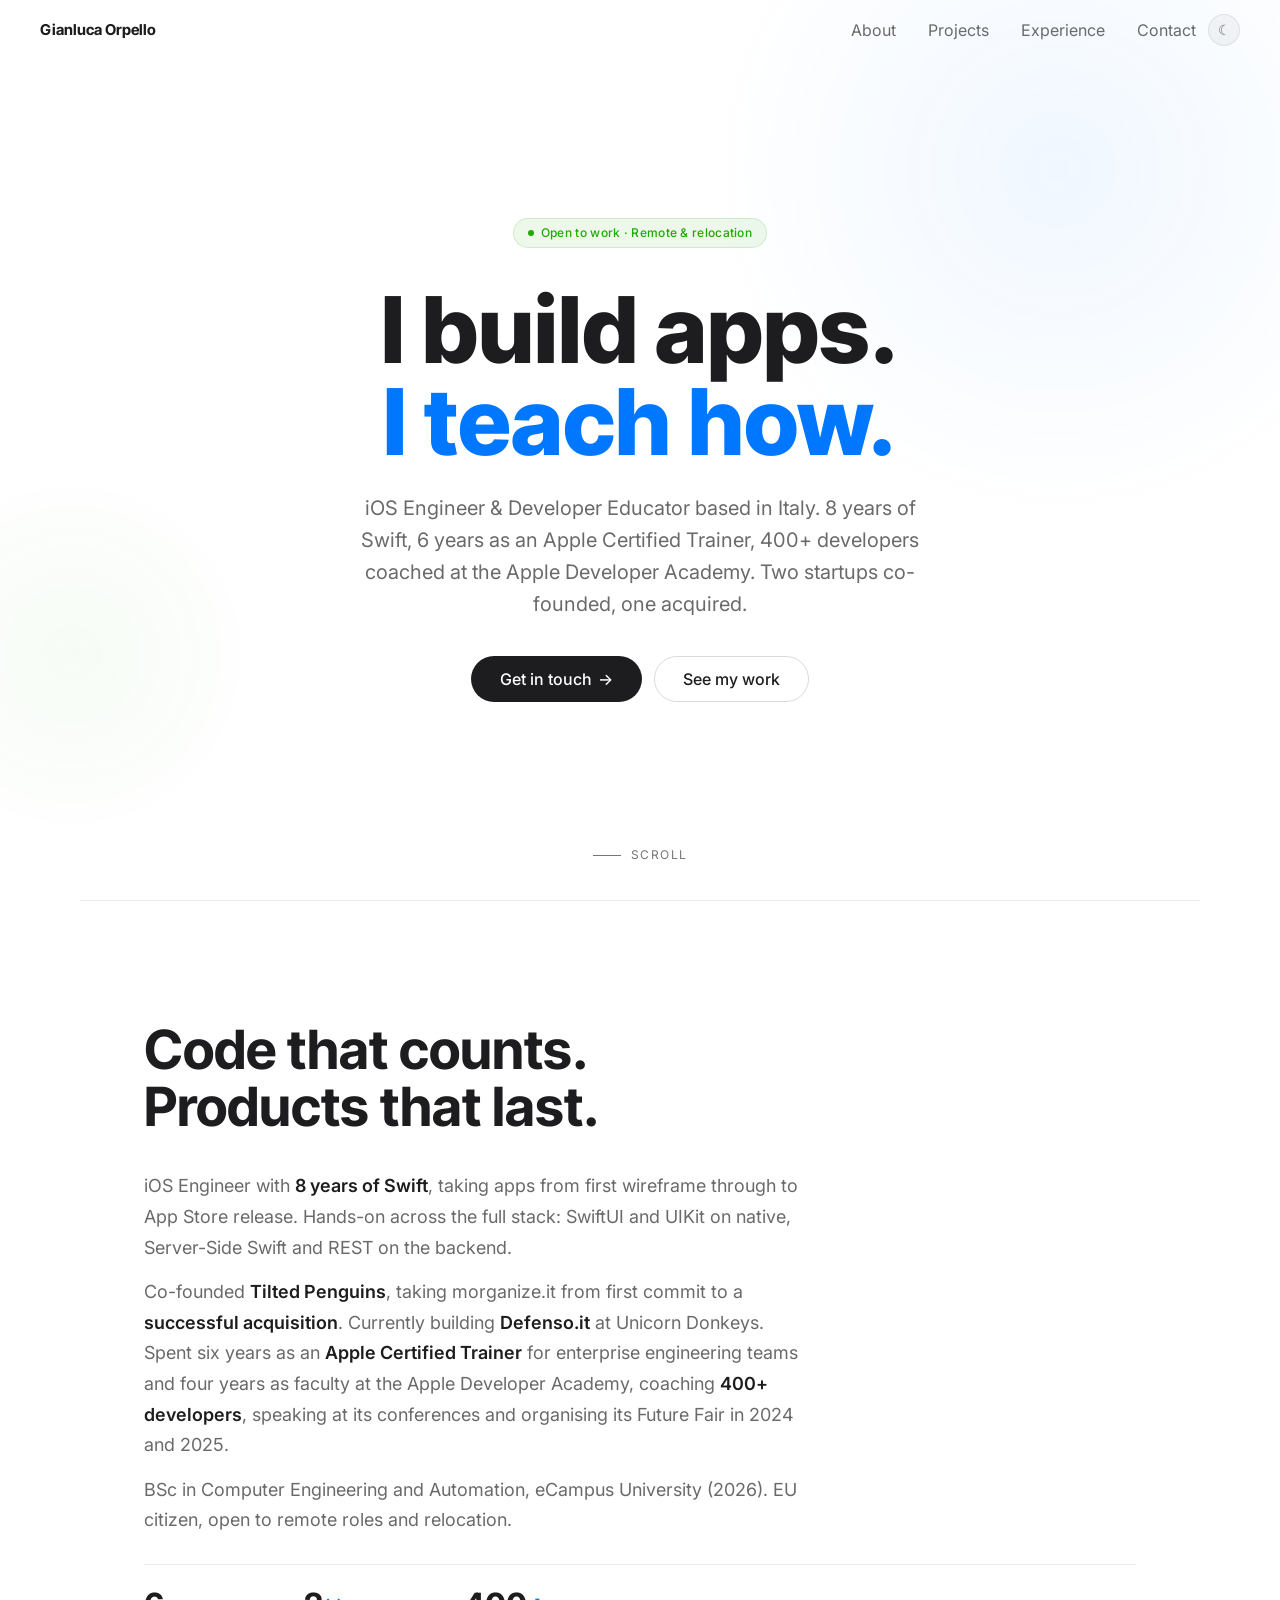
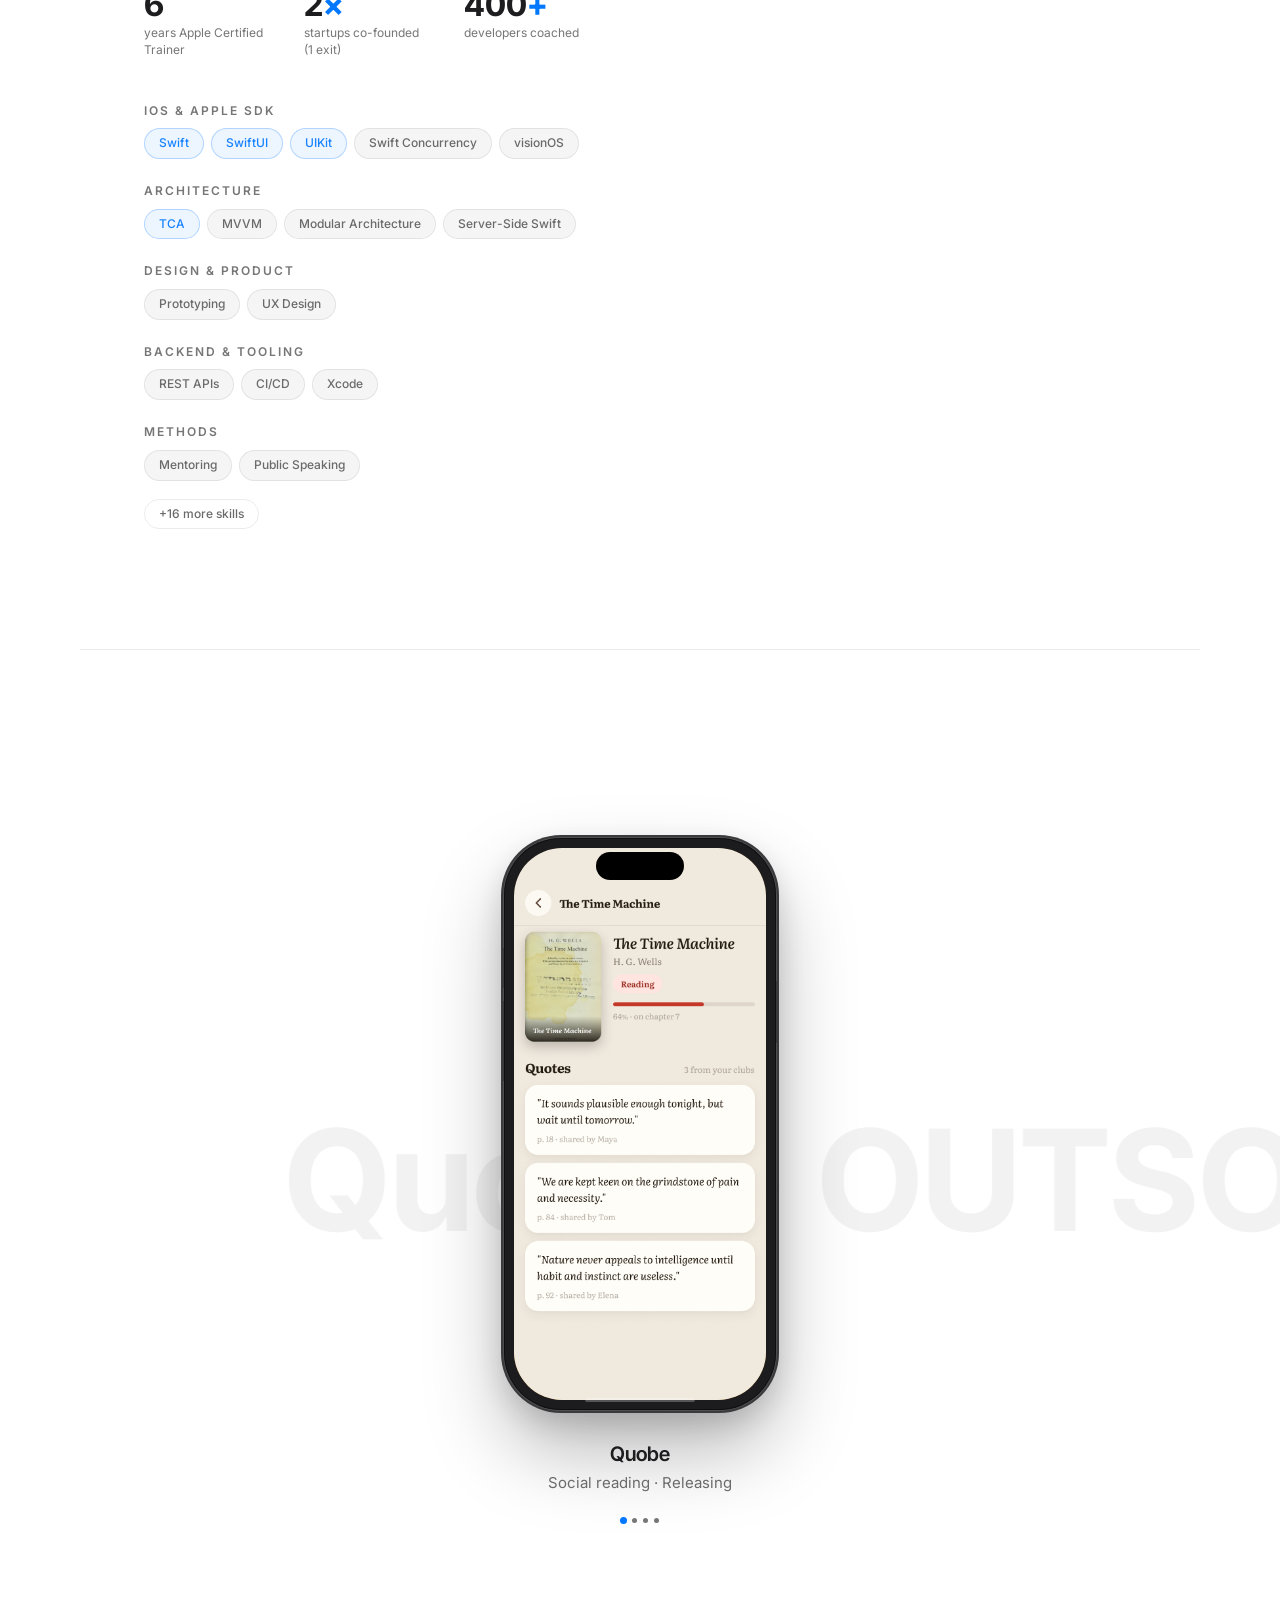
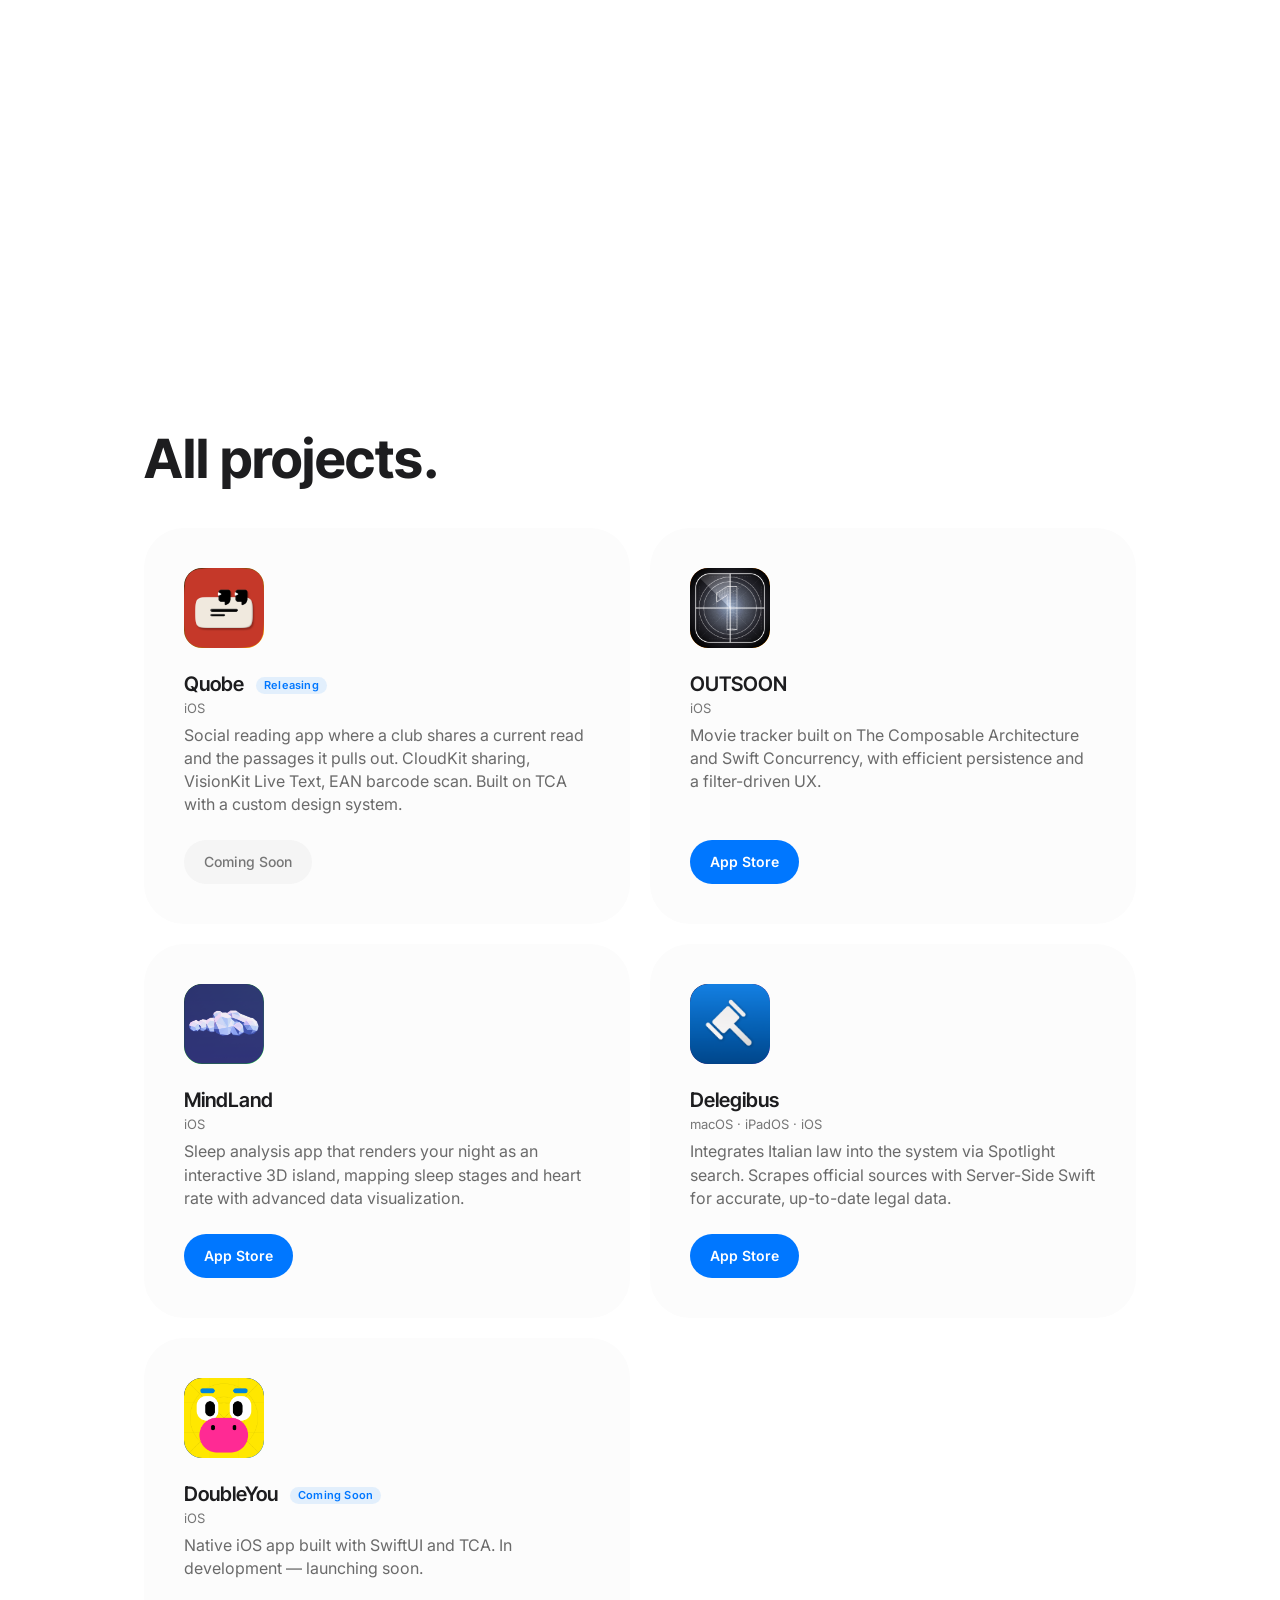
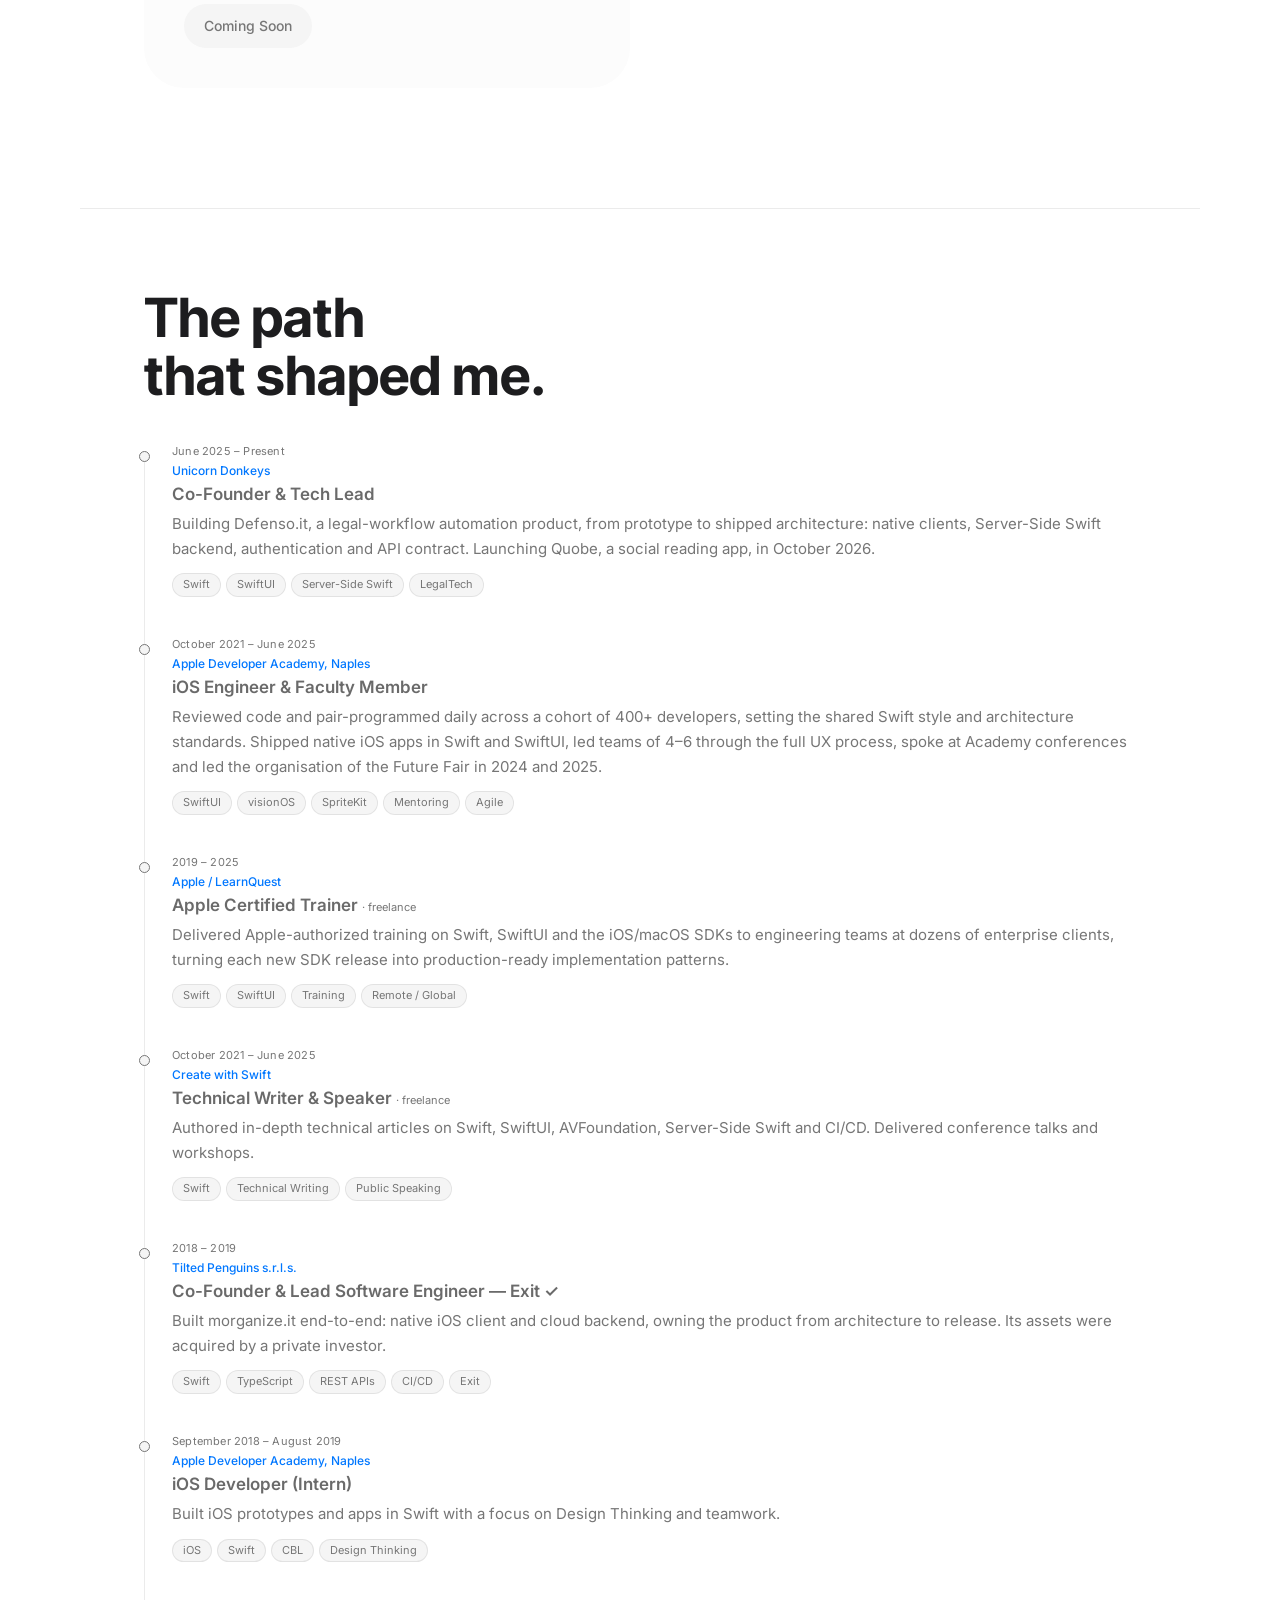
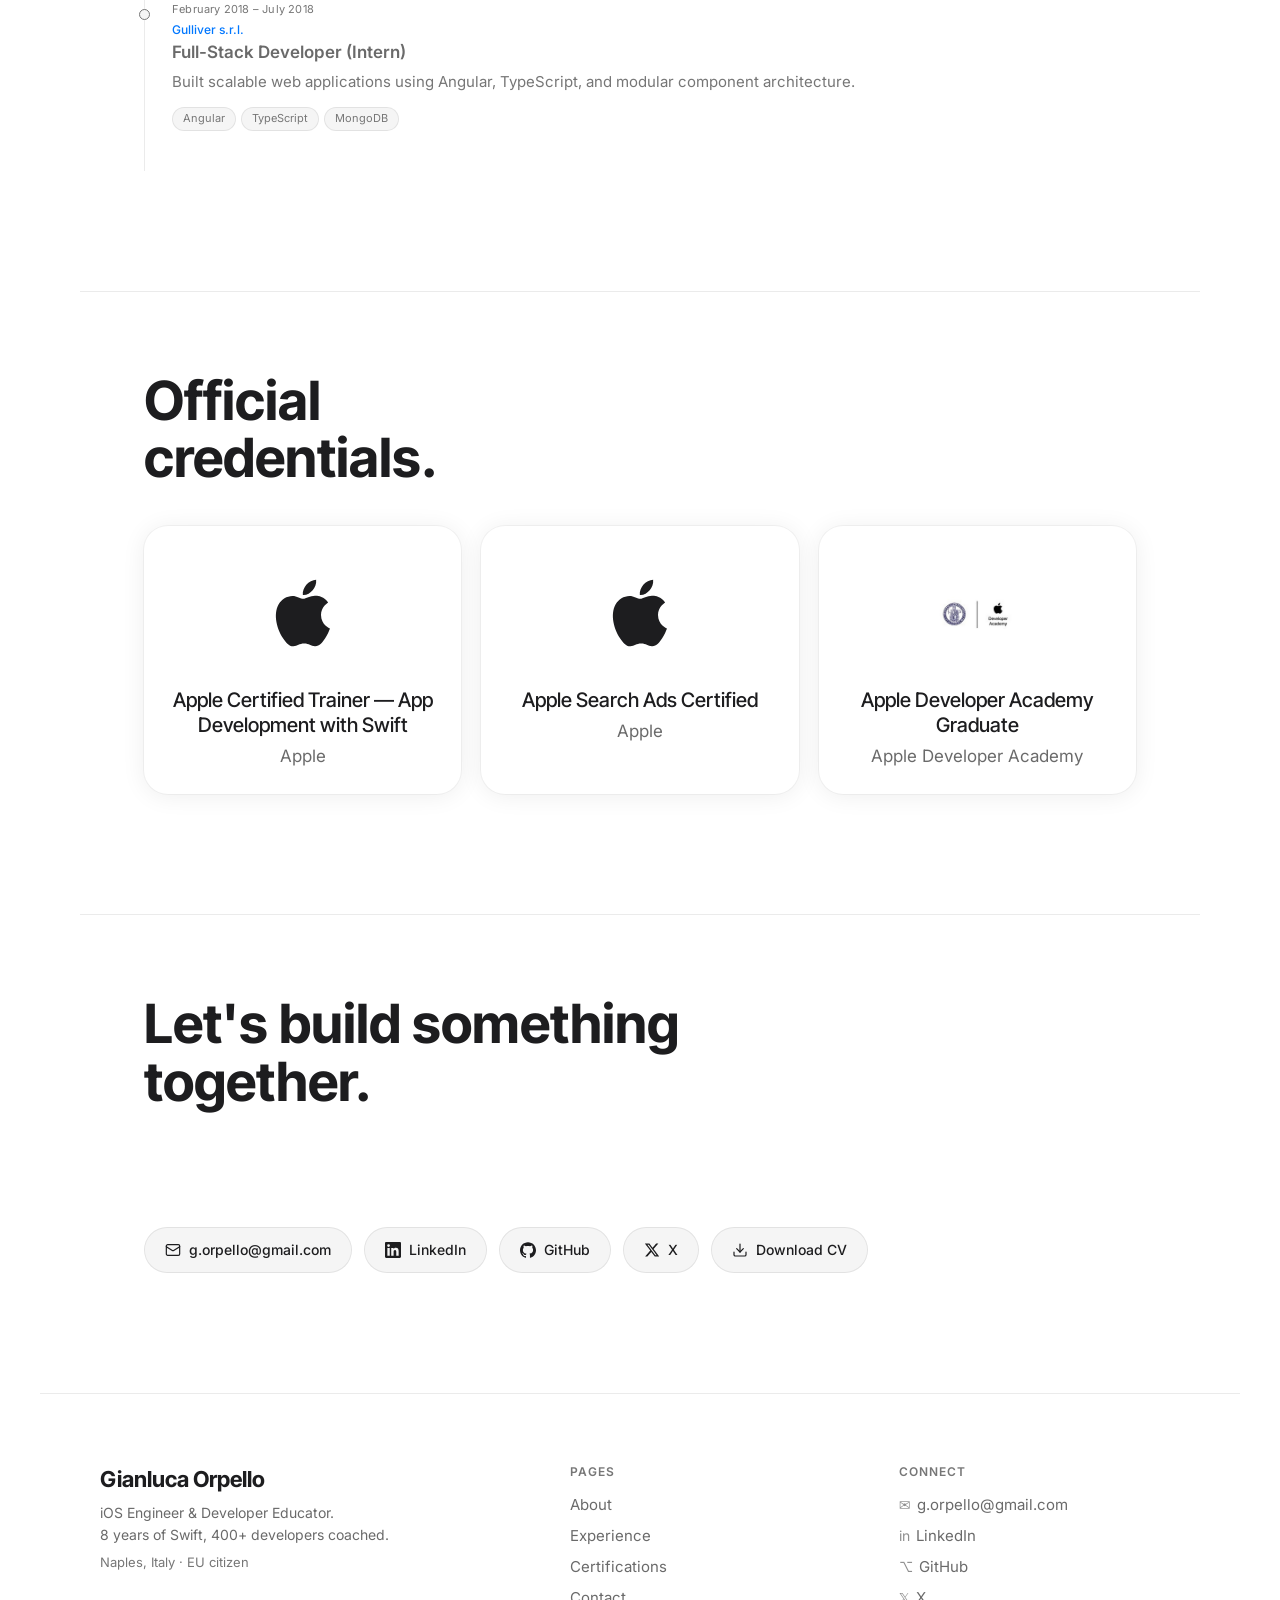
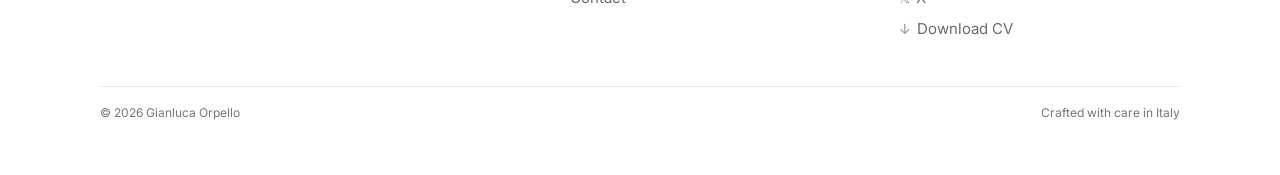
<file: index.html>
<!DOCTYPE html>
<html lang="en">
<head>
<meta charset="UTF-8">
<!-- Google tag (gtag.js) -->
<script async src="https://www.googletagmanager.com/gtag/js?id=G-987E4LE2NQ"></script>
<script>
  window.dataLayer = window.dataLayer || [];
  function gtag(){dataLayer.push(arguments);}
  gtag('js', new Date());
  gtag('config', 'G-987E4LE2NQ');
</script>
<meta name="viewport" content="width=device-width, initial-scale=1.0">
<meta name="color-scheme" content="light dark">
<link rel="icon" type="image/svg+xml" href="/images/favicon.svg">
<link rel="icon" type="image/png" sizes="32x32" href="/images/favicon-32.png">
<link rel="apple-touch-icon" sizes="180x180" href="/images/apple-touch-icon.png">
<meta property="og:image" content="https://gianlucaorpello.com/images/og-image.jpg">
<meta name="twitter:image" content="https://gianlucaorpello.com/images/og-image.jpg">
<title>Gianluca Orpello — iOS Engineer & Developer Educator</title>
<meta name="description" content="iOS Engineer & Developer Educator · Italy. 8 years of Swift, 6 years as an Apple Certified Trainer, 400+ developers coached. EU citizen, open to remote and relocation.">
<link rel="canonical" href="https://gianlucaorpello.com/">
<link rel="me" href="https://www.linkedin.com/in/gianlucaorpello/">
<link rel="me" href="https://github.com/gorpello">
<meta property="og:title" content="Gianluca Orpello — iOS Engineer & Developer Educator">
<meta property="og:description" content="iOS Engineer and Developer Educator. 8 years of Swift, 6 years as an Apple Certified Trainer, 400+ developers coached at the Apple Developer Academy. Co-founder, one acquisition. EU citizen.">
<meta property="og:url" content="https://gianlucaorpello.com/">
<meta property="og:type" content="profile">
<meta property="og:locale" content="en_US">
<meta name="twitter:card" content="summary_large_image">
<meta name="twitter:title" content="Gianluca Orpello — iOS Engineer & Developer Educator">
<meta name="twitter:description" content="iOS Engineer and Developer Educator. 8 years of Swift, 400+ developers coached, Apple Certified Trainer. EU citizen, open to remote and relocation.">
<script>
  (function(){
    document.documentElement.classList.add('js-ready');
    var t = localStorage.getItem('theme');
    if (!t) t = window.matchMedia('(prefers-color-scheme: dark)').matches ? 'dark' : 'light';
    document.documentElement.setAttribute('data-theme', t);
  })();
</script>
<link rel="preconnect" href="https://fonts.googleapis.com">
<link rel="preconnect" href="https://fonts.gstatic.com" crossorigin>
<link rel="stylesheet" href="https://fonts.googleapis.com/css2?family=Inter:ital,opsz,wght@0,14..32,400;0,14..32,500;0,14..32,600;0,14..32,700;0,14..32,800;1,14..32,400;1,14..32,600&family=Inter+Tight:wght@700;800&display=swap">
<link rel="stylesheet" href="css/main.css">
<script type="application/ld+json">
{
  "@context": "https://schema.org",
  "@graph": [
    {
      "@type": "Person",
      "@id": "https://gianlucaorpello.com/#person",
      "name": "Gianluca Orpello",
      "url": "https://gianlucaorpello.com",
      "image": {
        "@type": "ImageObject",
        "url": "https://gianlucaorpello.com/images/gianluca-orpello.jpg",
        "width": 400,
        "height": 400
      },
      "email": "g.orpello@gmail.com",
      "jobTitle": "iOS Engineer & Developer Educator",
      "description": "iOS Engineer and Developer Educator based in Italy. 8 years of Swift, 6 years as an Apple Certified Trainer, 400+ developers coached at the Apple Developer Academy. Co-founder with one acquisition. EU citizen.",
      "knowsAbout": ["Swift", "SwiftUI", "iOS SDK", "The Composable Architecture", "MVVM", "visionOS", "Software Architecture", "LegalTech", "Startup"],
      "addressLocality": "Naples",
      "addressCountry": "IT",
      "worksFor": {
        "@type": "Organization",
        "name": "Unicorn Donkeys",
        "url": "https://unicorndonkeys.com"
      },
      "alumniOf": {
        "@type": "EducationalOrganization",
        "name": "Apple Developer Academy @ Università degli Studi di Napoli Federico II"
      },
      "hasCredential": [
        {
          "@type": "EducationalOccupationalCredential",
          "name": "Apple Certified Trainer — App Development with Swift",
          "credentialCategory": "certification",
          "recognizedBy": { "@type": "Organization", "name": "Apple" }
        },
        {
          "@type": "EducationalOccupationalCredential",
          "name": "Apple Search Ads Certified",
          "credentialCategory": "certification",
          "recognizedBy": { "@type": "Organization", "name": "Apple" }
        },
        {
          "@type": "EducationalOccupationalCredential",
          "name": "Fundamentals of Digital Marketing",
          "credentialCategory": "certification",
          "recognizedBy": { "@type": "Organization", "name": "Google" }
        }
      ],
      "sameAs": [
        "https://www.linkedin.com/in/gianlucaorpello/",
        "https://github.com/gorpello",
        "https://x.com/GOrpello"
      ]
    },
    {
      "@type": "WebSite",
      "@id": "https://gianlucaorpello.com/#website",
      "url": "https://gianlucaorpello.com",
      "name": "Gianluca Orpello",
      "description": "Portfolio of Gianluca Orpello — iOS Engineer and Developer Educator based in Italy.",
      "inLanguage": "en",
      "author": { "@id": "https://gianlucaorpello.com/#person" }
    },
    {
      "@type": "ProfilePage",
      "@id": "https://gianlucaorpello.com/#profilepage",
      "url": "https://gianlucaorpello.com",
      "name": "Gianluca Orpello — iOS Engineer & Developer Educator",
      "inLanguage": "en",
      "isPartOf": { "@id": "https://gianlucaorpello.com/#website" },
      "about": { "@id": "https://gianlucaorpello.com/#person" },
      "mainEntity": { "@id": "https://gianlucaorpello.com/#person" }
    }
  ]
}
</script>
</head>
<body>

<a href="#hero" class="skip-link">Skip to content</a>

<div class="custom-cursor"></div>

<!-- NAV -->
<nav id="nav">
  <a href="/" class="nav-logo cursor-hover">Gianluca Orpello</a>
  <div class="nav-right">
    <div class="nav-links">
      <a href="#about" class="cursor-hover">About</a>
      <a href="#projects" class="cursor-hover">Projects</a>
      <a href="#experience" class="cursor-hover">Experience</a>
      <a href="#contact" class="cursor-hover">Contact</a>
    </div>
    <button class="theme-toggle cursor-hover" id="themeToggle" aria-label="Toggle theme"></button>
    <button class="burger cursor-hover" id="burger" aria-label="Menu">
      <span></span><span></span><span></span>
    </button>
  </div>
</nav>

<div class="mob-overlay" id="mob">
  <a href="#about" class="mob-link cursor-hover">About<span>→</span></a>
  <a href="#projects" class="mob-link cursor-hover">Projects<span>→</span></a>
  <a href="#experience" class="mob-link cursor-hover">Experience<span>→</span></a>
  <a href="#contact" class="mob-link cursor-hover">Contact<span>→</span></a>
</div>

<main>

<!-- HERO -->
<section id="hero" aria-labelledby="hero-title">
  <div class="orb orb-1"></div>
  <div class="orb orb-2"></div>

  <div class="hero-available">
    <span class="avail-dot"></span>Open to work · Remote &amp; relocation
  </div>

  <h1 id="hero-title" class="hero-headline">
    I build apps.<br>
    <span class="line-acc">I teach how.</span>
  </h1>
  <p class="sr-only">iOS Engineer and Developer Educator based in Italy. Open to remote roles and relocation.</p>

  <p class="hero-desc">
    iOS Engineer &amp; Developer Educator based in Italy. 8 years of Swift, 6 years as an Apple Certified Trainer, 400+ developers coached at the Apple Developer Academy. Two startups co-founded, one acquired.
  </p>

  <div class="hero-ctas">
    <a href="#contact" class="btn-p ripple-host cursor-hover">Get in touch<span class="arrow">→</span></a>
    <a href="#projects" class="btn-g ripple-host cursor-hover">See my work</a>
  </div>

  <div class="scroll-hint"><div class="scroll-line"></div>Scroll</div>
</section>

<hr class="div">

<!-- ABOUT -->
<section id="about" aria-labelledby="about-title">
  <h2 id="about-title" class="s-title fi">Code that counts.<br>Products that last.</h2>
  <div class="about-text fi">
    <p>iOS Engineer with <strong>8 years of Swift</strong>, taking apps from first wireframe through to App Store release. Hands-on across the full stack: SwiftUI and UIKit on native, Server-Side Swift and REST on the backend.</p>
    <p>Co-founded <strong>Tilted Penguins</strong>, taking morganize.it from first commit to a <strong>successful acquisition</strong>. Currently building <strong>Defenso.it</strong> at <a href="https://unicorndonkeys.com" target="_blank" rel="noopener">Unicorn Donkeys</a>. Spent six years as an <strong>Apple Certified Trainer</strong> for enterprise engineering teams and four years as faculty at the Apple Developer Academy, coaching <strong>400+ developers</strong>, speaking at its conferences and organising its Future Fair in 2024 and 2025.</p>
    <p>BSc in Computer Engineering and Automation, eCampus University (2026). EU citizen, open to remote roles and relocation.</p>
  </div>
  <div class="stat-row fi">
    <div class="stat-inline">
      <span class="stat-num">6</span>
      <span class="stat-label">years Apple Certified Trainer</span>
    </div>
    <div class="stat-inline">
      <span class="stat-num">2<span class="acc">×</span></span>
      <span class="stat-label">startups co-founded (1 exit)</span>
    </div>
    <div class="stat-inline">
      <span class="stat-num">400<span class="acc">+</span></span>
      <span class="stat-label">developers coached</span>
    </div>
  </div>
  <div class="skills-block fi">
    <div class="sg-label">iOS & Apple SDK</div>
    <div class="pills"><span class="pill hi cursor-hover">Swift</span><span class="pill hi cursor-hover">SwiftUI</span><span class="pill hi cursor-hover">UIKit</span><span class="pill cursor-hover">Swift Concurrency</span><span class="pill cursor-hover">visionOS</span><span class="pill pill-extra cursor-hover">iOS SDK</span><span class="pill pill-extra cursor-hover">AVFoundation</span><span class="pill pill-extra cursor-hover">PencilKit</span><span class="pill pill-extra cursor-hover">SpriteKit</span><span class="pill pill-extra cursor-hover">Core Spotlight</span></div>
    <div class="sg-label">Architecture</div>
    <div class="pills"><span class="pill hi cursor-hover">TCA</span><span class="pill cursor-hover">MVVM</span><span class="pill cursor-hover">Modular Architecture</span><span class="pill cursor-hover">Server-Side Swift</span></div>
    <div class="sg-label">Design & Product</div>
    <div class="pills"><span class="pill cursor-hover">Prototyping</span><span class="pill cursor-hover">UX Design</span><span class="pill pill-extra cursor-hover">Wireframing</span><span class="pill pill-extra cursor-hover">Design Thinking</span><span class="pill pill-extra cursor-hover">Visual Consistency</span></div>
    <div class="sg-label">Backend & Tooling</div>
    <div class="pills"><span class="pill cursor-hover">REST APIs</span><span class="pill cursor-hover">CI/CD</span><span class="pill cursor-hover">Xcode</span><span class="pill pill-extra cursor-hover">Git</span><span class="pill pill-extra cursor-hover">GitHub Actions</span><span class="pill pill-extra cursor-hover">TypeScript</span><span class="pill pill-extra cursor-hover">Angular</span><span class="pill pill-extra cursor-hover">Python</span></div>
    <div class="sg-label">Methods</div>
    <div class="pills"><span class="pill cursor-hover">Mentoring</span><span class="pill cursor-hover">Public Speaking</span><span class="pill pill-extra cursor-hover">Agile</span><span class="pill pill-extra cursor-hover">Technical Writing</span><span class="pill pill-extra cursor-hover">Code Review</span></div>
  </div>
  <button class="skills-toggle fi" id="skillsToggle" aria-expanded="false">+16 more skills</button>
</section>

<hr class="div">

<!-- PROJECTS -->
<section id="projects" aria-labelledby="projects-title">
  <h2 id="projects-title" class="sr-only">Projects</h2>

  <!-- Sticky scroll showcase: iPhone stays fixed, app screen crossfades on scroll -->
  <div class="proj-sticky-wrap">
    <div class="proj-sticky">
      <div class="proj-scroll-text" aria-hidden="true">Quobe · OUTSOON · MindLand · DoubleYou · Quobe · OUTSOON · MindLand · DoubleYou ·</div>

      <div class="iphone-mockup">
        <div class="iphone-frame">
          <div class="iphone-island"></div>
          <div class="iphone-screen">

            <!-- Screen 4 — Quobe (amber/warm) -->
            <div class="proj-app-screen active" data-app="4" style="background:linear-gradient(160deg,#120800 0%,#c97800 55%,#8a5200 100%)">
              <img src="images/screen-quobe.png" alt="" loading="lazy">
            </div>

            <!-- Screen 0 — OUTSOON (orange/cinema) -->
            <div class="proj-app-screen" data-app="0" style="background:linear-gradient(160deg,#160800 0%,#b84700 55%,#7a2e00 100%)">
              <img src="images/screen-outsoon.png" alt="" loading="lazy">
            </div>

            <!-- Screen 1 — MindLand (green/teal) -->
            <div class="proj-app-screen" data-app="1" style="background:linear-gradient(160deg,#021408 0%,#0b4d28 55%,#07301a 100%)">
              <img src="images/screen-mindland.png" alt="" loading="lazy">
            </div>

            <!-- QRSwift — add back when ready
            <div class="proj-app-screen" data-app="2" style="background:linear-gradient(160deg,#001a14 0%,#00796b 55%,#004d40 100%)">
              <div class="iphone-screen-block" style="top:66px;height:40px;border-radius:10px;left:60px;right:60px;background:rgba(0,230,180,0.15);"></div>
              <div class="iphone-screen-block" style="top:124px;height:180px;width:180px;left:50%;transform:translateX(-50%);border-radius:14px;background:rgba(0,230,180,0.08);border-color:rgba(0,230,180,0.2);"></div>
              <div class="iphone-screen-block" style="top:134px;height:40px;width:40px;left:72px;border-radius:6px;background:rgba(0,230,180,0.2);"></div>
              <div class="iphone-screen-block" style="top:134px;height:40px;width:40px;right:72px;border-radius:6px;background:rgba(0,230,180,0.2);"></div>
              <div class="iphone-screen-block" style="top:250px;height:40px;width:40px;left:72px;border-radius:6px;background:rgba(0,230,180,0.2);"></div>
              <div class="iphone-screen-block" style="top:320px;height:44px;border-radius:22px;left:40px;right:40px;background:rgba(0,230,180,0.2);border-color:rgba(0,230,180,0.3);"></div>
            </div>
            -->

            <!-- Screen 3 — DoubleYou (indigo/blue) -->
            <div class="proj-app-screen" data-app="3" style="background:linear-gradient(160deg,#04091f 0%,#1a3cdb 55%,#0f2299 100%)">
              <img src="images/screen-doubleyou.png" alt="" loading="lazy">
            </div>

            <!-- Privacy Form — commented, add back as screen 5 when ready -->
            <!--
            <div class="proj-app-screen" data-app="5" style="background:linear-gradient(160deg,#051426 0%,#0055d4 55%,#003090 100%)">
              <div class="iphone-screen-block" style="top:66px;height:48px;border-radius:10px;"></div>
              <div class="iphone-screen-block" style="top:130px;height:180px;border-radius:16px;background:rgba(255,255,255,0.12);"></div>
              <div class="iphone-screen-block" style="top:326px;height:48px;border-radius:10px;"></div>
              <div class="iphone-screen-block" style="top:390px;height:48px;border-radius:10px;"></div>
            </div>
            -->

          </div>
          <div class="iphone-home"></div>
        </div>
      </div>

      <!-- App label: name + short desc, crossfades in sync with screen -->
      <div class="proj-app-labels">
        <div class="proj-app-label active" data-label="4">
          <span class="proj-app-label-name">Quobe</span>
          <span class="proj-app-label-desc">Social reading · Releasing</span>
        </div>
        <div class="proj-app-label" data-label="0">
          <span class="proj-app-label-name">OUTSOON</span>
          <span class="proj-app-label-desc">Movie tracker · TCA + Swift Concurrency</span>
        </div>
        <div class="proj-app-label" data-label="1">
          <span class="proj-app-label-name">MindLand</span>
          <span class="proj-app-label-desc">Sleep analysis · 3D island visualization</span>
        </div>
        <!-- QRSwift — add back when ready
        <div class="proj-app-label" data-label="2">
          <span class="proj-app-label-name">QRSwift</span>
          <span class="proj-app-label-desc">Menu-bar QR generator · Privacy-first · macOS</span>
        </div>
        -->
        <div class="proj-app-label" data-label="3">
          <span class="proj-app-label-name">DoubleYou</span>
          <span class="proj-app-label-desc">In development · iOS</span>
        </div>
        <!-- Privacy Form — add back as label 5 when ready
        <div class="proj-app-label" data-label="5">
          <span class="proj-app-label-name">Privacy Form</span>
          <span class="proj-app-label-desc">Event-consent platform · PencilKit signatures</span>
        </div> -->
      </div>

      <!-- Step dots -->
      <div class="proj-dots" aria-hidden="true">
        <span class="proj-dot active"></span>
        <span class="proj-dot"></span>
        <span class="proj-dot"></span>
        <span class="proj-dot"></span>
      </div>
    </div>
  </div>

  <h2 class="s-title fi">All projects.</h2>

  <div class="proj-grid fi">

    <div class="proj-card fi">
      <div class="proj-card-icon" style="background:linear-gradient(135deg,#3a1a00 0%,#ff9f0a 100%)"><img src="images/icon-quobe.png" alt="Quobe" loading="lazy"></div>
      <div class="proj-card-text">
        <div class="proj-name">Quobe <span class="proj-soon-tag">Releasing</span></div>
        <div class="proj-platform-line">iOS</div>
        <p class="proj-desc">Social reading app where a club shares a current read and the passages it pulls out. CloudKit sharing, VisionKit Live Text, EAN barcode scan. Built on TCA with a custom design system.</p>
      </div>
      <div class="proj-card-actions">
        <span class="proj-btn-soon">Coming Soon</span>
      </div>
    </div>

    <div class="proj-card fi">
      <div class="proj-card-icon" style="background:linear-gradient(135deg,#7a2e00 0%,#ff9500 100%)"><img src="images/icon-outsoon.png" alt="OUTSOON" loading="lazy"></div>
      <div class="proj-card-text">
        <div class="proj-name">OUTSOON</div>
        <div class="proj-platform-line">iOS</div>
        <p class="proj-desc">Movie tracker built on The Composable Architecture and Swift Concurrency, with efficient persistence and a filter-driven UX.</p>
      </div>
      <div class="proj-card-actions">
        <a href="https://apps.apple.com/us/app/outsoon/id6670389052" class="proj-btn-primary cursor-hover">App Store</a>
      </div>
    </div>

    <div class="proj-card fi">
      <div class="proj-card-icon" style="background:linear-gradient(135deg,#073d1a 0%,#30d158 100%)"><img src="images/icon-mindland.png" alt="MindLand" loading="lazy"></div>
      <div class="proj-card-text">
        <div class="proj-name">MindLand</div>
        <div class="proj-platform-line">iOS</div>
        <p class="proj-desc">Sleep analysis app that renders your night as an interactive 3D island, mapping sleep stages and heart rate with advanced data visualization.</p>
      </div>
      <div class="proj-card-actions">
        <a href="https://apps.apple.com/it/app/mindland-sleep-tracker/id6761498901" class="proj-btn-primary cursor-hover">App Store</a>
      </div>
      <!-- <div class="proj-card-actions">
        <a href="#" class="proj-btn-primary cursor-hover">App Store</a>
      </div> -->
    </div>

    <!-- QRSwift — add back when ready
    <div class="proj-card fi">
      <div class="proj-card-icon" style="background:linear-gradient(135deg,#2c1654 0%,#bf5af2 100%)">QS</div>
      <div class="proj-card-text">
        <div class="proj-name">QRSwift</div>
        <div class="proj-platform-line">macOS</div>
        <p class="proj-desc">Privacy-first menu-bar QR code generator for macOS. Fully offline, no tracking, no account required.</p>
      </div>
      <div class="proj-card-actions">
        <a href="#" class="proj-btn-primary cursor-hover">Mac App Store</a>
      </div>
    </div>
    -->

    <!-- Privacy Form — add back when ready
    <div class="proj-card fi">
      <div class="proj-card-icon" style="background:linear-gradient(135deg,#003aaa 0%,#2997ff 100%)">PF</div>
      <div class="proj-card-text">
        <div class="proj-name">Privacy Form</div>
        <div class="proj-platform-line">iOS · iPadOS</div>
        <p class="proj-desc">Event-consent platform with PencilKit digital signatures and email receipts. Deployed at live events with 3,000–4,000 attendees.</p>
      </div>
      <div class="proj-card-actions">
        <a href="#" class="proj-btn-primary cursor-hover">App Store</a>
      </div>
    </div>
    -->

    <div class="proj-card fi">
      <div class="proj-card-icon" style="background:linear-gradient(135deg,#1a1a4e 0%,#5e5ce6 100%)"><img src="images/icon-delegibus.png" alt="Delegibus" loading="lazy"></div>
      <div class="proj-card-text">
        <div class="proj-name">Delegibus</div>
        <div class="proj-platform-line">macOS · iPadOS · iOS</div>
        <p class="proj-desc">Integrates Italian law into the system via Spotlight search. Scrapes official sources with Server-Side Swift for accurate, up-to-date legal data.</p>
      </div>
      <div class="proj-card-actions">
        <a href="https://apps.apple.com/us/app/delegibus/id6741142278" class="proj-btn-primary cursor-hover">App Store</a>
      </div>
    </div>

    <div class="proj-card fi">
      <div class="proj-card-icon" style="background:linear-gradient(135deg,#0a1a3a 0%,#0071e3 100%)"><img src="images/icon-onk.png" alt="DoubleYou" loading="lazy"></div>
      <div class="proj-card-text">
        <div class="proj-name">DoubleYou <span class="proj-soon-tag">Coming Soon</span></div>
        <div class="proj-platform-line">iOS</div>
        <p class="proj-desc">Native iOS app built with SwiftUI and TCA. In development — launching soon.</p>
      </div>
      <div class="proj-card-actions">
        <span class="proj-btn-soon">Coming Soon</span>
      </div>
    </div>

  </div>
</section>

<hr class="div">

<!-- EXPERIENCE -->
<section id="experience" aria-labelledby="experience-title">
  <h2 id="experience-title" class="s-title fi">The path<br>that shaped me.</h2>
  <div class="tl">
    <div class="tl-item fi cursor-hover">
      <div class="tl-dot"></div>
      <div class="tl-date">June 2025 – Present</div>
      <div class="tl-co"><a href="https://unicorndonkeys.com" target="_blank" rel="noopener" class="cursor-hover" style="color:inherit;text-decoration:none;">Unicorn Donkeys</a></div>
      <div class="tl-role">Co-Founder & Tech Lead</div>
      <div class="tl-desc">Building Defenso.it, a legal-workflow automation product, from prototype to shipped architecture: native clients, Server-Side Swift backend, authentication and API contract. Launching Quobe, a social reading app, in October 2026.</div>
      <div class="tl-tags"><span class="tag">Swift</span><span class="tag">SwiftUI</span><span class="tag">Server-Side Swift</span><span class="tag">LegalTech</span></div>
    </div>
    <div class="tl-item fi cursor-hover">
      <div class="tl-dot"></div>
      <div class="tl-date">October 2021 – June 2025</div>
      <div class="tl-co">Apple Developer Academy, Naples</div>
      <div class="tl-role">iOS Engineer & Faculty Member</div>
      <div class="tl-desc">Reviewed code and pair-programmed daily across a cohort of 400+ developers, setting the shared Swift style and architecture standards. Shipped native iOS apps in Swift and SwiftUI, led teams of 4–6 through the full UX process, spoke at Academy conferences and led the organisation of the Future Fair in 2024 and 2025.</div>
      <div class="tl-tags"><span class="tag">SwiftUI</span><span class="tag">visionOS</span><span class="tag">SpriteKit</span><span class="tag">Mentoring</span><span class="tag">Agile</span></div>
    </div>
    <div class="tl-item fi cursor-hover">
      <div class="tl-dot"></div>
      <div class="tl-date">2019 – 2025</div>
      <div class="tl-co">Apple / LearnQuest</div>
      <div class="tl-role">Apple Certified Trainer <span style="color:var(--text3);font-weight:400;font-size:11px;">· freelance</span></div>
      <div class="tl-desc">Delivered Apple-authorized training on Swift, SwiftUI and the iOS/macOS SDKs to engineering teams at dozens of enterprise clients, turning each new SDK release into production-ready implementation patterns.</div>
      <div class="tl-tags"><span class="tag">Swift</span><span class="tag">SwiftUI</span><span class="tag">Training</span><span class="tag">Remote / Global</span></div>
    </div>
    <div class="tl-item fi cursor-hover">
      <div class="tl-dot"></div>
      <div class="tl-date">October 2021 – June 2025</div>
      <div class="tl-co">Create with Swift</div>
      <div class="tl-role">Technical Writer & Speaker <span style="color:var(--text3);font-weight:400;font-size:11px;">· freelance</span></div>
      <div class="tl-desc">Authored in-depth technical articles on Swift, SwiftUI, AVFoundation, Server-Side Swift and CI/CD. Delivered conference talks and workshops.</div>
      <div class="tl-tags"><span class="tag">Swift</span><span class="tag">Technical Writing</span><span class="tag">Public Speaking</span></div>
    </div>
    <div class="tl-item fi cursor-hover">
      <div class="tl-dot"></div>
      <div class="tl-date">2018 – 2019</div>
      <div class="tl-co">Tilted Penguins s.r.l.s.</div>
      <div class="tl-role">Co-Founder & Lead Software Engineer — Exit ✓</div>
      <div class="tl-desc">Built morganize.it end-to-end: native iOS client and cloud backend, owning the product from architecture to release. Its assets were acquired by a private investor.</div>
      <div class="tl-tags"><span class="tag">Swift</span><span class="tag">TypeScript</span><span class="tag">REST APIs</span><span class="tag">CI/CD</span><span class="tag">Exit</span></div>
    </div>
    <div class="tl-item fi cursor-hover">
      <div class="tl-dot"></div>
      <div class="tl-date">September 2018 – August 2019</div>
      <div class="tl-co">Apple Developer Academy, Naples</div>
      <div class="tl-role">iOS Developer (Intern)</div>
      <div class="tl-desc">Built iOS prototypes and apps in Swift with a focus on Design Thinking and teamwork.</div>
      <div class="tl-tags"><span class="tag">iOS</span><span class="tag">Swift</span><span class="tag">CBL</span><span class="tag">Design Thinking</span></div>
    </div>
    <div class="tl-item fi cursor-hover">
      <div class="tl-dot"></div>
      <div class="tl-date">February 2018 – July 2018</div>
      <div class="tl-co">Gulliver s.r.l.</div>
      <div class="tl-role">Full-Stack Developer (Intern)</div>
      <div class="tl-desc">Built scalable web applications using Angular, TypeScript, and modular component architecture.</div>
      <div class="tl-tags"><span class="tag">Angular</span><span class="tag">TypeScript</span><span class="tag">MongoDB</span></div>
    </div>
  </div>
</section>

<hr class="div">

<!-- CERTIFICATIONS -->
<section id="certifications" aria-labelledby="certifications-title">
  <h2 id="certifications-title" class="s-title fi">Official<br>credentials.</h2>
  <div class="certs-grid">

    <div class="cert-card fi cursor-hover">
      <div class="cert-badge">
        <svg xmlns="http://www.w3.org/2000/svg" viewBox="0 0 24 24" width="80" height="80" fill="currentColor" aria-hidden="true"><path d="M18.71 19.5c-.83 1.24-1.71 2.45-3.05 2.47-1.34.03-1.77-.79-3.29-.79-1.53 0-2 .77-3.27.82-1.3.05-2.3-1.32-3.14-2.53C4.25 17 2.94 12.45 4.7 9.39c.87-1.52 2.43-2.48 4.12-2.51 1.28-.02 2.5.87 3.29.87.78 0 2.26-1.07 3.8-.91.65.03 2.47.26 3.64 1.98-.09.06-2.17 1.28-2.15 3.81.03 3.02 2.65 4.03 2.68 4.04-.03.07-.42 1.44-1.38 2.83M13 3.5c.73-.83 1.94-1.46 2.94-1.5.13 1.17-.34 2.35-1.04 3.19-.69.85-1.83 1.51-2.95 1.42-.15-1.15.41-2.35 1.05-3.11z"/></svg>
      </div>
      <div class="cert-nm">Apple Certified Trainer — App Development with Swift</div>
      <div class="cert-iss">Apple</div>
    </div>

    <div class="cert-card fi cursor-hover">
      <div class="cert-badge">
        <svg xmlns="http://www.w3.org/2000/svg" viewBox="0 0 24 24" width="80" height="80" fill="currentColor" aria-hidden="true"><path d="M18.71 19.5c-.83 1.24-1.71 2.45-3.05 2.47-1.34.03-1.77-.79-3.29-.79-1.53 0-2 .77-3.27.82-1.3.05-2.3-1.32-3.14-2.53C4.25 17 2.94 12.45 4.7 9.39c.87-1.52 2.43-2.48 4.12-2.51 1.28-.02 2.5.87 3.29.87.78 0 2.26-1.07 3.8-.91.65.03 2.47.26 3.64 1.98-.09.06-2.17 1.28-2.15 3.81.03 3.02 2.65 4.03 2.68 4.04-.03.07-.42 1.44-1.38 2.83M13 3.5c.73-.83 1.94-1.46 2.94-1.5.13 1.17-.34 2.35-1.04 3.19-.69.85-1.83 1.51-2.95 1.42-.15-1.15.41-2.35 1.05-3.11z"/></svg>
      </div>
      <div class="cert-nm">Apple Search Ads Certified</div>
      <div class="cert-iss">Apple</div>
    </div>





    

    <div class="cert-card fi cursor-hover">
      <div class="cert-badge">
        <img src="images/apple-academy-2x.png" alt="Apple Developer Academy" width="140" height="140">
      </div>
      <div class="cert-nm">Apple Developer Academy Graduate</div>
      <div class="cert-iss">Apple Developer Academy</div>
    </div>

  </div>
</section>

<hr class="div">

<!-- CONTACT -->
<section id="contact" aria-labelledby="contact-title">
  <h2 id="contact-title" class="s-title fi">Let's build something<br>together.</h2>
  <p class="contact-sub fi">Open to iOS engineering and developer relations roles, Swift training and consulting. EU citizen, available for remote roles and relocation.</p>
  <div class="contact-links fi">
    <a href="mailto:g.orpello@gmail.com" class="contact-link ripple-host cursor-hover"><span class="cl-icon"><svg width="16" height="16" viewBox="0 0 24 24" fill="none" stroke="currentColor" stroke-width="1.8" stroke-linecap="round" stroke-linejoin="round" aria-hidden="true"><rect x="2" y="4" width="20" height="16" rx="2"/><path d="m22 7-8.97 5.7a1.94 1.94 0 0 1-2.06 0L2 7"/></svg></span>g.orpello@gmail.com</a>
    <a href="https://www.linkedin.com/in/gianlucaorpello/" target="_blank" rel="noopener" class="contact-link ripple-host cursor-hover"><span class="cl-icon"><svg width="16" height="16" viewBox="0 0 24 24" fill="currentColor" aria-hidden="true"><path d="M20.447 20.452h-3.554v-5.569c0-1.328-.027-3.037-1.852-3.037-1.853 0-2.136 1.445-2.136 2.939v5.667H9.351V9h3.414v1.561h.046c.477-.9 1.637-1.85 3.37-1.85 3.601 0 4.267 2.37 4.267 5.455v6.286zM5.337 7.433a2.062 2.062 0 0 1-2.063-2.065 2.064 2.064 0 1 1 2.063 2.065zm1.782 13.019H3.555V9h3.564v11.452zM22.225 0H1.771C.792 0 0 .774 0 1.729v20.542C0 23.227.792 24 1.771 24h20.451C23.2 24 24 23.227 24 22.271V1.729C24 .774 23.2 0 22.222 0h.003z"/></svg></span>LinkedIn</a>
    <a href="https://github.com/gorpello" target="_blank" rel="noopener" class="contact-link ripple-host cursor-hover"><span class="cl-icon"><svg width="16" height="16" viewBox="0 0 24 24" fill="currentColor" aria-hidden="true"><path d="M12 .297c-6.63 0-12 5.373-12 12 0 5.303 3.438 9.8 8.205 11.385.6.113.82-.258.82-.577 0-.285-.01-1.04-.015-2.04-3.338.724-4.042-1.61-4.042-1.61C4.422 18.07 3.633 17.7 3.633 17.7c-1.087-.744.084-.729.084-.729 1.205.084 1.838 1.236 1.838 1.236 1.07 1.835 2.809 1.305 3.495.998.108-.776.417-1.305.76-1.605-2.665-.3-5.466-1.332-5.466-5.93 0-1.31.465-2.38 1.235-3.22-.135-.303-.54-1.523.105-3.176 0 0 1.005-.322 3.3 1.23.96-.267 1.98-.399 3-.405 1.02.006 2.04.138 3 .405 2.28-1.552 3.285-1.23 3.285-1.23.645 1.653.24 2.873.12 3.176.765.84 1.23 1.91 1.23 3.22 0 4.61-2.805 5.625-5.475 5.92.42.36.81 1.096.81 2.22 0 1.606-.015 2.896-.015 3.286 0 .315.21.69.825.57C20.565 22.092 24 17.592 24 12.297c0-6.627-5.373-12-12-12"/></svg></span>GitHub</a>
    <a href="https://x.com/GOrpello" target="_blank" rel="noopener" class="contact-link ripple-host cursor-hover"><span class="cl-icon"><svg width="16" height="16" viewBox="0 0 24 24" fill="currentColor" aria-hidden="true"><path d="M18.244 2.25h3.308l-7.227 8.26 8.502 11.24H16.17l-5.214-6.817L4.99 21.75H1.68l7.73-8.835L1.254 2.25H8.08l4.713 6.231zm-1.161 17.52h1.833L7.084 4.126H5.117z"/></svg></span>X</a>
    <a href="Gianluca_Orpello_CV.pdf" class="contact-link ripple-host cursor-hover" download><span class="cl-icon"><svg width="16" height="16" viewBox="0 0 24 24" fill="none" stroke="currentColor" stroke-width="1.8" stroke-linecap="round" stroke-linejoin="round" aria-hidden="true"><path d="M21 15v4a2 2 0 0 1-2 2H5a2 2 0 0 1-2-2v-4"/><polyline points="7 10 12 15 17 10"/><line x1="12" y1="15" x2="12" y2="3"/></svg></span>Download CV</a>
  </div>
</section>

</main>

<footer>
  <div class="footer-inner">
    <!-- Brand -->
    <div class="footer-brand">
      <a href="/" class="footer-brand-logo cursor-hover">Gianluca Orpello</a>
      <p class="footer-brand-tagline">iOS Engineer &amp; Developer Educator.<br>8 years of Swift, 400+ developers coached.</p>
      <p class="footer-brand-loc">Naples, Italy · EU citizen</p>
    </div>

    <!-- Pages -->
    <div>
      <p class="footer-col-title">Pages</p>
      <ul class="footer-links">
        <li><a href="/#about" class="cursor-hover">About</a></li>
        <li><a href="/#experience" class="cursor-hover">Experience</a></li>
        <li><a href="/#certifications" class="cursor-hover">Certifications</a></li>
        <li><a href="/#contact" class="cursor-hover">Contact</a></li>
      </ul>
    </div>

    <!-- Connect -->
    <div>
      <p class="footer-col-title">Connect</p>
      <ul class="footer-links">
        <li><a href="mailto:g.orpello@gmail.com" class="cursor-hover"><span class="fl-icon">✉</span>g.orpello@gmail.com</a></li>
        <li><a href="https://www.linkedin.com/in/gianlucaorpello/" target="_blank" rel="noopener" class="cursor-hover"><span class="fl-icon">in</span>LinkedIn</a></li>
        <li><a href="https://github.com/gorpello" target="_blank" rel="noopener" class="cursor-hover"><span class="fl-icon">⌥</span>GitHub</a></li>
        <li><a href="https://x.com/GOrpello" target="_blank" rel="noopener" class="cursor-hover"><span class="fl-icon">𝕏</span>X</a></li>
        <li><a href="Gianluca_Orpello_CV.pdf" download class="cursor-hover"><span class="fl-icon">↓</span>Download CV</a></li>
      </ul>
    </div>
  </div>

  <div class="footer-bottom">
    <span>© 2026 Gianluca Orpello</span>
    <span>Crafted with care in Italy</span>
  </div>
</footer>

<script src="js/main.js"></script>
</body>
</html>
</file>
<file: css/main.css>
/* ═══════════════════════════════════════════════════════
   DESIGN SYSTEM TOKENS — inlined (no external @import)
═══════════════════════════════════════════════════════ */

/* ── colors.css ── */
:root {
  --gray-0:   #ffffff;
  --gray-50:  #fafafa;
  --gray-100: #f5f5f5;
  --gray-200: #ebebeb;
  --gray-300: #d4d4d4;
  --gray-400: #a3a3a3;
  --gray-500: #737373;
  --gray-600: #525252;
  --gray-700: #404040;
  --gray-800: #262626;
  --gray-900: #1c1c1c;
  --gray-950: #111111;
  --blue-50:  #e8f3ff;
  --blue-100: #d0e7ff;
  --blue-400: #60a5fa;
  --blue-500: #0077ff;
  --blue-600: #0065dc;
  --blue-700: #0050b8;
}
:root {
  --pageBg:          var(--gray-0);
  --pageBgAlt:       var(--gray-50);
  --surfaceDefault:  var(--gray-0);
  --surfaceRaised:   var(--gray-50);
  --surfaceDark:     var(--gray-900);
  --surfaceDarkCard: #2e3133;
  --textPrimary:    #1d1d1f;
  --textSecondary:  #6a6a6a;
  --textTertiary:   #9a9a9a;
  --textOnDark:     #fbfaf9;
  --textOnDark2:    rgba(251,250,249,0.65);
  --textOnDark3:    rgba(251,250,249,0.40);
  --keyColor:        var(--blue-500);
  --keyColor-rgb:    0,119,255;
  --keyColorLight:   var(--blue-50);
  --keyColorHover:   var(--blue-600);
  --keyColorPressed: var(--blue-700);
  --borderDefault: rgba(0,0,0,0.08);
  --borderSubtle:  rgba(0,0,0,0.05);
  --borderStrong:  rgba(0,0,0,0.14);
  --shadowXs: 0 1px 2px rgba(0,0,0,0.05);
  --shadowSm: 0 1px 3px rgba(0,0,0,0.06), 0 4px 16px rgba(0,0,0,0.04);
  --shadowMd: 0 4px 24px rgba(0,0,0,0.08);
  --shadowLg: 0 8px 40px rgba(0,0,0,0.12);
  --watermarkColor: rgba(0,0,0,0.04);
  --iconBadgeBg:    var(--blue-50);
  --iconBadgeColor: var(--blue-500);
  --btnPrimaryBg:   #1d1d1f;
  --btnPrimaryText: #ffffff;
  --btnPrimaryHover: #333333;
  --btnSecondaryBg:     transparent;
  --btnSecondaryBorder: rgba(0,0,0,0.15);
  --btnSecondaryText:   #1d1d1f;
  --btnSecondaryHoverBg: rgba(0,0,0,0.04);
  --btnGhostBg:     rgba(255,255,255,0.10);
  --btnGhostBorder: rgba(255,255,255,0.20);
  --btnGhostText:   #ffffff;
  --btnGhostHoverBg: rgba(255,255,255,0.16);
  --navScrolledBg: rgba(255,255,255,0.92);
  --navBorderScrolled: rgba(0,0,0,0.06);
  --overlayBg: rgba(255,255,255,0.98);
  --rippleBg:  rgba(0,0,0,0.06);
  --cursorBg:  rgba(0,0,0,0.10);
  --cursorBorder: rgba(0,0,0,0.15);
  --codeBg:    rgba(0,0,0,0.04);
  --codeColor: var(--blue-500);
}
@media (prefers-color-scheme: dark) {
  :root {
    --pageBg:         #1c1c1c;
    --pageBgAlt:      #222222;
    --surfaceDefault: #242424;
    --surfaceRaised:  #2e2e2e;
    --textPrimary:   #f5f5f5;
    --textSecondary: rgba(245,245,245,0.70);
    --textTertiary:  rgba(245,245,245,0.45);
    --borderDefault: rgba(255,255,255,0.09);
    --borderSubtle:  rgba(255,255,255,0.05);
    --borderStrong:  rgba(255,255,255,0.16);
    --shadowSm: 0 1px 3px rgba(0,0,0,0.30), 0 4px 16px rgba(0,0,0,0.20);
    --shadowMd: 0 4px 24px rgba(0,0,0,0.35);
    --shadowLg: 0 8px 40px rgba(0,0,0,0.50);
    --watermarkColor: rgba(255,255,255,0.04);
    --iconBadgeBg:    rgba(0,119,255,0.18);
    --btnPrimaryBg:    #ffffff;
    --btnPrimaryText:  #1d1d1f;
    --btnPrimaryHover: #e8e8e8;
    --btnSecondaryBg:      transparent;
    --btnSecondaryBorder:  rgba(255,255,255,0.22);
    --btnSecondaryText:    #f5f5f5;
    --btnSecondaryHoverBg: rgba(255,255,255,0.07);
    --navScrolledBg: rgba(28,28,28,0.94);
    --navBorderScrolled: rgba(255,255,255,0.08);
    --overlayBg: rgba(20,20,20,0.98);
    --rippleBg:  rgba(255,255,255,0.08);
    --cursorBg:  rgba(255,255,255,0.12);
    --cursorBorder: rgba(255,255,255,0.20);
    --codeBg:    rgba(255,255,255,0.07);
    --codeColor: var(--blue-400);
  }
}

/* ── typography.css ── */
:root {
  --font-family:   'Inter', system-ui, -apple-system, sans-serif;
  --font-display:  'Inter Tight', 'Inter', system-ui, -apple-system, sans-serif;
  --font-mono:     'SF Mono', 'Fira Code', 'Cascadia Code', monospace;
  --type-display-xl: 800 clamp(72px,10vw,112px)/1.00 var(--font-display);
  --type-display-lg: 700 clamp(52px,7.5vw,80px)/1.01 var(--font-display);
  --type-display:    700 clamp(40px,6vw,62px)/1.03   var(--font-display);
  --type-display-sm: 700 clamp(32px,4.5vw,48px)/1.06 var(--font-display);
  --type-h1: 700 clamp(28px,4vw,40px)/1.10 var(--font-display);
  --type-h2: 700 clamp(22px,3vw,30px)/1.15 var(--font-display);
  --type-h3: 600 clamp(18px,2.5vw,24px)/1.20 var(--font-display);
  --type-h4: 600 18px/1.25 var(--font-display);
  --type-body-xl: 400 20px/1.60 var(--font-family);
  --type-body-lg: 400 18px/1.65 var(--font-family);
  --type-body:    400 16px/1.70 var(--font-family);
  --type-body-sm: 400 14px/1.60 var(--font-family);
  --type-label-lg: 500 16px/1.40 var(--font-family);
  --type-label:    500 14px/1.40 var(--font-family);
  --type-label-sm: 500 12px/1.40 var(--font-family);
  --type-caption:  400 12px/1.40 var(--font-family);
  --type-eyebrow:  600 12px/1.30 var(--font-family);
  --type-nav:      400 16px/1.00 var(--font-family);
  --type-btn:      500 16px/1.00 var(--font-family);
  --type-btn-sm:   500 14px/1.00 var(--font-family);
  --headline-elevated:   var(--type-display-sm);
  --headline-reduced:    var(--type-h1);
  --intro-elevated:      var(--type-body-lg);
  --intro:               var(--type-body);
  --eyebrow-elevated:    var(--type-h3);
  --eyebrow:             var(--type-eyebrow);
  --manifesto:           var(--type-h2);
  --subhead-emphasized:  var(--type-label-sm);
  --callout-semibold:    var(--type-label-sm);
  --callout:             var(--type-body-sm);
  --title-3-semibold:    var(--type-h4);
  --headline-semibold:   var(--type-label);
  --caption-1:           var(--type-caption);
  --caption-1-semibold:  var(--type-label-sm);
  --body-reduced-semibold: var(--type-label-sm);
}

/* ── spacing.css ── */
:root {
  --r-pill:    1000px;
  --r-card:    40px;
  --r-card-sm: 20px;
  --r-badge:   100%;
  --r-lg:      16px;
  --r-md:      12px;
  --r-sm:      8px;
  --r-xs:      5px;
  --r:  var(--r-card);
  --rs: var(--r-card-sm);
  --global-border-radius-large: var(--r-lg);
  --global-border-radius-small: var(--r-sm);
  --global-border-radius-medium: var(--r-md);
  --gutter:         24px;
  --gutter-section: 80px;
  --content-max:    1120px;
  --space-2:   2px;
  --space-4:   4px;
  --space-6:   6px;
  --space-8:   8px;
  --space-12:  12px;
  --space-16:  16px;
  --space-20:  20px;
  --space-24:  24px;
  --space-32:  32px;
  --space-40:  40px;
  --space-48:  48px;
  --space-56:  56px;
  --space-64:  64px;
  --space-80:  80px;
  --space-96:  96px;
  --space-120: 120px;
  --z-base:      1;
  --z-raised:    10;
  --z-dropdown:  100;
  --z-nav:       200;
  --z-overlay:   300;
  --z-modal:     400;
  --z-cursor:    9999;
}
@media (min-width: 640px) {
  :root { --gutter: 40px; --gutter-section: 100px; }
}
@media (min-width: 960px) {
  :root { --gutter: 64px; --gutter-section: 120px; }
}

/* ── motion.css ── */
:root {
  --ease:         cubic-bezier(0.25, 0.46, 0.45, 0.94);
  --ease-out:     cubic-bezier(0.00, 0.00, 0.20, 1.00);
  --ease-in:      cubic-bezier(0.40, 0.00, 1.00, 0.60);
  --ease-spring:  cubic-bezier(0.34, 1.56, 0.64, 1.00);
  --duration-fast:   150ms;
  --duration:        250ms;
  --duration-slow:   400ms;
  --duration-reveal: 600ms;
  --transition-fast:   var(--duration-fast) var(--ease);
  --transition:        var(--duration)      var(--ease);
  --transition-slow:   var(--duration-slow) var(--ease);
  --transition-reveal: var(--duration-reveal) var(--ease-out);
  --global-transition-duration: var(--duration-fast);
  --global-transition-timing-function: var(--ease);
  --global-transition: opacity var(--duration-fast) var(--ease);
}


/* ═══════════════════════════════════════════════════════
   TOKEN BRIDGE
   Maps design system tokens → component aliases
═══════════════════════════════════════════════════════ */
:root {
  color-scheme: light dark;

  /* Typography */
  --font-family: 'Inter', system-ui, -apple-system, sans-serif;
  --font-display: 'Inter Tight', 'Inter', system-ui, -apple-system, sans-serif;

  /* Semantic color aliases (light defaults) */
  --bg:       var(--pageBg);
  --bg-alt:   var(--pageBgAlt);
  --surface:  var(--surfaceDefault);
  --surface2: var(--surfaceRaised);
  --text:     var(--textPrimary);
  --text2:    var(--textSecondary);
  --text3:    var(--textTertiary);
  --accent:   var(--keyColor);
  --accent-rgb: var(--keyColor-rgb);
  --accent2:  #1faa00;
  --accent2-rgb: 31,170,0;
  --border:   var(--borderDefault);

  /* Component tokens */
  --nav-scrolled-bg:       var(--navScrolledBg);
  --overlay-bg:            var(--overlayBg);
  --ripple-bg:             var(--rippleBg);
  --cursor-bg:             var(--cursorBg);
  --cursor-border:         var(--cursorBorder);
  --cursor-chrome-bg:      rgba(0,0,0,0.04);

  --btn-g-bg:              var(--btnSecondaryBg);
  --btn-g-border:          var(--btnSecondaryBorder);
  --btn-g-hover-bg:        var(--btnSecondaryHoverBg);

  --surface-item-bg:       rgba(0,0,0,0.04);
  --surface-item-border:   rgba(0,0,0,0.08);
  --surface-item-hover-bg: rgba(0,0,0,0.07);

  --shadow-card:    var(--shadowSm);
  --shadow-card-lg: var(--shadowLg);

  --code-color:     var(--codeColor);
  --code-inline-bg: var(--codeBg);

  /* Glass utility */
  --glass-bg:     rgba(255,255,255,0.88);
  --glass-border: rgba(0,0,0,0.06);
  --glass-before: linear-gradient(135deg,rgba(255,255,255,0.4) 0%,transparent 60%);
  --glass-top:    linear-gradient(90deg,transparent,rgba(255,255,255,0.6),transparent);
  --glass-sweep:  linear-gradient(90deg,transparent,rgba(0,0,0,0.02),transparent);
  --glass-shadow: var(--shadowSm);

  /* Mobile type fallbacks (scale up at 1000px+ via token file) */
  --intro:            var(--type-body);
  --intro-elevated:   var(--type-body-lg);
  --eyebrow-elevated: var(--type-h3);
  --eyebrow:          var(--type-eyebrow);
  --manifesto:        var(--type-h2);
}

/* ── Dark mode ──────────────────────────────── */
@media (prefers-color-scheme: dark) {
  :root {
    --bg:       var(--pageBg);
    --bg-alt:   var(--pageBgAlt);
    --surface:  var(--surfaceDefault);
    --surface2: var(--surfaceRaised);
    --text:     var(--textPrimary);
    --text2:    var(--textSecondary);
    --text3:    var(--textTertiary);
    --border:   var(--borderDefault);

    --nav-scrolled-bg:       var(--navScrolledBg);
    --overlay-bg:            var(--overlayBg);
    --ripple-bg:             var(--rippleBg);
    --cursor-bg:             var(--cursorBg);
    --cursor-border:         var(--cursorBorder);
    --cursor-chrome-bg:      rgba(255,255,255,0.04);

    --btn-g-bg:              var(--btnSecondaryBg);
    --btn-g-border:          var(--btnSecondaryBorder);
    --btn-g-hover-bg:        var(--btnSecondaryHoverBg);

    /* Cards and items need clear lift above dark bg */
    --surface-item-bg:       rgba(255,255,255,0.06);
    --surface-item-border:   rgba(255,255,255,0.10);
    --surface-item-hover-bg: rgba(255,255,255,0.10);

    --shadow-card:    var(--shadowSm);
    --shadow-card-lg: var(--shadowLg);

    --btnPrimaryBg: #0065dc; --btnPrimaryText: #ffffff; --btnPrimaryHover: #0077ff;
    /* Blue-tinted dark surfaces for brand cohesion */
    --bg: #141720; --bg-alt: #181b22; --surface: #1e2028; --surface2: #262930;
    --border: rgba(101,157,255,0.12);
    --nav-scrolled-bg: rgba(20,23,32,0.95); --overlay-bg: rgba(14,16,24,0.98);
    --surface-item-border: rgba(101,157,255,0.14);
    --shadow-card: 0 1px 3px rgba(0,0,20,0.40),0 4px 16px rgba(0,0,20,0.25);
    --shadow-card-lg: 0 8px 40px rgba(0,0,20,0.60);
    --glass-bg:     rgba(28,30,42,0.92);
    --glass-border: rgba(101,157,255,0.12);
    --glass-before: linear-gradient(135deg,rgba(255,255,255,0.04) 0%,transparent 60%);
    --glass-top:    linear-gradient(90deg,transparent,rgba(255,255,255,0.06),transparent);
    --glass-sweep:  linear-gradient(90deg,transparent,rgba(255,255,255,0.02),transparent);
    --glass-shadow: none;
    --accent2: #30d158; --accent2-rgb: 48,209,88;
  }

  .orb-1 { background: radial-gradient(ellipse, rgba(41,151,255,0.08) 0%, transparent 70%); }
  .orb-2 { background: radial-gradient(ellipse, rgba(48,209,88,0.04) 0%, transparent 70%); }
}

/* ── Theme overrides (user toggle) ─────────── */
html[data-theme="dark"] {
  color-scheme: dark;
  --bg: #141720; --bg-alt: #181b22; --surface: #1e2028; --surface2: #262930;
  --text: #f5f5f5; --text2: rgba(245,245,245,0.70); --text3: rgba(245,245,245,0.55);
  --border: rgba(101,157,255,0.12);
  --nav-scrolled-bg: rgba(20,23,32,0.95); --overlay-bg: rgba(14,16,24,0.98);
  --ripple-bg: rgba(255,255,255,0.08);
  --cursor-bg: rgba(255,255,255,0.12); --cursor-border: rgba(255,255,255,0.20); --cursor-chrome-bg: rgba(255,255,255,0.04);
  --btnPrimaryBg: #0065dc; --btnPrimaryText: #ffffff; --btnPrimaryHover: #0077ff;
  --btn-g-bg: transparent; --btn-g-border: rgba(255,255,255,0.22); --btn-g-hover-bg: rgba(255,255,255,0.07); --btnSecondaryText: #f5f5f5;
  --surface-item-bg: rgba(255,255,255,0.06); --surface-item-border: rgba(101,157,255,0.14); --surface-item-hover-bg: rgba(255,255,255,0.10);
  --shadow-card: 0 1px 3px rgba(0,0,20,0.40),0 4px 16px rgba(0,0,20,0.25);
  --shadow-card-lg: 0 8px 40px rgba(0,0,20,0.60);
  --code-color: #60a5fa; --code-inline-bg: rgba(255,255,255,0.07);
  --glass-bg: rgba(28,30,42,0.92); --glass-border: rgba(101,157,255,0.12);
  --glass-before: linear-gradient(135deg,rgba(255,255,255,0.04) 0%,transparent 60%);
  --glass-top: linear-gradient(90deg,transparent,rgba(255,255,255,0.06),transparent);
  --glass-sweep: linear-gradient(90deg,transparent,rgba(255,255,255,0.02),transparent);
  --glass-shadow: none;
  --accent2: #30d158; --accent2-rgb: 48,209,88;
}
html[data-theme="dark"] .orb-1 { background: radial-gradient(ellipse, rgba(41,151,255,0.08) 0%, transparent 70%); }
html[data-theme="dark"] .orb-2 { background: radial-gradient(ellipse, rgba(48,209,88,0.04) 0%, transparent 70%); }

html[data-theme="light"] {
  color-scheme: light;
  --bg: #ffffff; --bg-alt: #fafafa; --surface: #ffffff; --surface2: #f5f5f5;
  --text: #1d1d1f; --text2: #6a6a6a; --text3: #767676;
  --border: rgba(0,0,0,0.08);
  --nav-scrolled-bg: rgba(255,255,255,0.92); --overlay-bg: rgba(255,255,255,0.98);
  --ripple-bg: rgba(0,0,0,0.06);
  --cursor-bg: rgba(0,0,0,0.10); --cursor-border: rgba(0,0,0,0.15); --cursor-chrome-bg: rgba(0,0,0,0.04);
  --btn-g-bg: transparent; --btn-g-border: rgba(0,0,0,0.15); --btn-g-hover-bg: rgba(0,0,0,0.04); --btnSecondaryText: #1d1d1f;
  --surface-item-bg: rgba(0,0,0,0.04); --surface-item-border: rgba(0,0,0,0.08); --surface-item-hover-bg: rgba(0,0,0,0.07);
  --shadow-card: 0 1px 3px rgba(0,0,0,0.06),0 4px 16px rgba(0,0,0,0.04);
  --shadow-card-lg: 0 8px 40px rgba(0,0,0,0.12);
  --code-color: #0077ff; --code-inline-bg: rgba(0,0,0,0.04);
  --glass-bg: rgba(255,255,255,0.88); --glass-border: rgba(0,0,0,0.06);
}


/* ═══════════════════════════════════════════════════════
   BASE RESET
═══════════════════════════════════════════════════════ */
*, *::before, *::after { box-sizing: border-box; margin: 0; padding: 0; }
.sr-only { position: absolute; width: 1px; height: 1px; padding: 0; margin: -1px; overflow: hidden; clip: rect(0,0,0,0); white-space: nowrap; border: 0; }
.skip-link {
  position: absolute; top: -48px; left: 16px; z-index: var(--z-overlay);
  background: var(--accent); color: #000;
  font: 600 14px/1 var(--font-family);
  padding: 10px 16px; border-radius: 0 0 var(--rs) var(--rs);
  transition: top .15s ease; white-space: nowrap;
}
.skip-link:focus-visible { top: 0; outline: 3px solid #000; outline-offset: 2px; }

html {
  scroll-behavior: smooth;
  -webkit-font-smoothing: antialiased;
  -moz-osx-font-smoothing: grayscale;
}

body {
  background: var(--bg);
  color: var(--text);
  font-family: var(--font-family);
  font-optical-sizing: auto;
  overflow-x: hidden;
  transition: background var(--duration) var(--ease), color var(--duration) var(--ease);
}

a { text-decoration: none; color: inherit; }
p, li, blockquote, figcaption { -webkit-user-select: text; user-select: text; }
img, svg { display: block; }


/* ═══════════════════════════════════════════════════════
   CURSOR
═══════════════════════════════════════════════════════ */
@media (pointer: fine) {
  body, a, button, [role="button"], .pill, .tag,
  .stat-card, .cert-card, .blog-card, .proj-card, .post-card { cursor: none; }

  .custom-cursor {
    width: 40px; height: 40px; border-radius: 50%;
    position: fixed; pointer-events: none; z-index: var(--z-cursor);
    background-color: var(--cursor-bg);
    backdrop-filter: blur(4px);
    -webkit-backdrop-filter: blur(4px);
    transform: translate(-20px, -20px);
    transition: opacity var(--transition-fast),
                backdrop-filter .5s,
                -webkit-backdrop-filter .5s,
                background-color var(--transition),
                border var(--transition);
  }
  .custom-cursor.cursor-small {
    background-color: transparent;
    border: 1px solid var(--cursor-border);
    backdrop-filter: none;
    -webkit-backdrop-filter: none;
  }
  .chrome .custom-cursor.cursor-small {
    background-color: var(--cursor-chrome-bg);
  }
  .custom-cursor.cursor-hide { opacity: 0; }
}
@media (pointer: coarse) { .custom-cursor { display: none; } }


/* ═══════════════════════════════════════════════════════
   NAV
   Transparent → frosted white on scroll
═══════════════════════════════════════════════════════ */
nav {
  position: fixed; top: 0; left: 0; right: 0; z-index: var(--z-nav);
  height: 60px;
  display: flex; align-items: center; justify-content: space-between;
  padding: 0 24px;
  border-bottom: 1px solid transparent;
  transition: background var(--transition), border-color var(--transition);
}

nav.scrolled {
  background: var(--nav-scrolled-bg);
  backdrop-filter: blur(20px) saturate(180%);
  -webkit-backdrop-filter: blur(20px) saturate(180%);
  border-color: var(--border);
}

.nav-logo {
  font-family: var(--font-display);
  font-size: 15px; font-weight: 700;
  letter-spacing: 0;
  color: var(--text); z-index: 201;
  transition: opacity var(--transition-fast);
}
.nav-logo:hover { opacity: .75; }

.nav-right { display: flex; align-items: center; gap: 12px; }

.nav-links { display: none; }

@media (min-width: 640px) {
  nav { padding: 0 40px; }

  .nav-links {
    display: flex; gap: 32px;
    list-style: none;
  }
  .nav-links a {
    font: var(--type-nav);
    color: var(--text2);
    transition: color var(--transition-fast);
  }
  .nav-links a:hover { color: var(--text); }
  .nav-links a.nav-active { color: var(--text); }
}

/* Theme toggle */
.theme-toggle {
  width: 32px; height: 32px; border-radius: 50%;
  background: var(--surface-item-bg);
  border: 1px solid var(--surface-item-border);
  display: flex; align-items: center; justify-content: center;
  cursor: pointer; flex-shrink: 0;
  transition: background var(--transition-fast), transform var(--transition);
  font-size: 14px; line-height: 1; color: var(--text2);
}
.theme-toggle:hover { background: var(--surface-item-hover-bg); transform: scale(1.08); }
.theme-toggle:active { transform: scale(0.92); }
.theme-toggle::before { content: '☀'; }
@media (prefers-color-scheme: light) { .theme-toggle::before { content: '☾'; } }
html[data-theme="dark"]  .theme-toggle::before { content: '☀'; }
html[data-theme="light"] .theme-toggle::before { content: '☾'; }

/* Burger — mobile only */
.burger {
  display: none; flex-direction: column; justify-content: center; gap: 5px;
  width: 40px; height: 40px; background: none; border: none; cursor: pointer;
  padding: 10px; -webkit-tap-highlight-color: transparent;
  transition: opacity var(--transition-fast);
}
@media (max-width: 639px) {
  .burger { display: flex; }
}
.burger:active { opacity: .6; }
.burger span {
  display: block; width: 18px; height: 1.5px;
  background: var(--text2); border-radius: 2px;
  transition: transform var(--transition), opacity var(--transition-fast), width var(--transition);
  transform-origin: center;
}
nav.open .burger span:nth-child(1) { transform: translateY(6.5px) rotate(45deg); }
nav.open .burger span:nth-child(2) { opacity: 0; width: 0; }
nav.open .burger span:nth-child(3) { transform: translateY(-6.5px) rotate(-45deg); }

/* Mobile overlay */
.mob-overlay {
  position: fixed; inset: 0; z-index: 199;
  background: var(--overlay-bg);
  backdrop-filter: blur(24px); -webkit-backdrop-filter: blur(24px);
  display: flex; flex-direction: column; justify-content: center;
  padding: 0 28px;
  opacity: 0; pointer-events: none;
  transition: opacity var(--transition-slow) var(--ease);
}
.mob-overlay.open { opacity: 1; pointer-events: all; }
.mob-overlay a {
  font-family: var(--font-display);
  font-size: clamp(32px, 10vw, 48px); font-weight: 700; letter-spacing: 0;
  color: var(--text3); padding: 16px 0;
  border-bottom: 1px solid var(--border);
  display: flex; align-items: center; justify-content: space-between;
  transition: color var(--transition-fast);
  opacity: 0; transform: translateY(12px);
}
.mob-overlay.open a { animation: mobIn .4s var(--ease) both; }
.mob-overlay.open a:nth-child(1) { animation-delay: .05s; }
.mob-overlay.open a:nth-child(2) { animation-delay: .10s; }
.mob-overlay.open a:nth-child(3) { animation-delay: .15s; }
.mob-overlay.open a:nth-child(4) { animation-delay: .20s; }
.mob-overlay.open a:nth-child(5) { animation-delay: .25s; }
.mob-overlay.open a:nth-child(6) { animation-delay: .30s; }
.mob-overlay a:last-child { border-bottom: none; }
.mob-overlay a:hover { color: var(--text); }
@keyframes mobIn { from { opacity: 0; transform: translateY(14px); } to { opacity: 1; transform: none; } }


/* ═══════════════════════════════════════════════════════
   BUTTONS
═══════════════════════════════════════════════════════ */

/* Primary: solid dark/white pill */
.btn-p {
  display: inline-flex; align-items: center; gap: 6px;
  background: var(--btnPrimaryBg);
  color: var(--btnPrimaryText);
  border: 1px solid transparent;
  padding: 14px 28px;
  border-radius: var(--r-pill);
  font: var(--type-btn);
  letter-spacing: 0;
  -webkit-tap-highlight-color: transparent;
  transition: background var(--transition-fast), transform var(--transition), box-shadow var(--transition);
}
.btn-p:hover {
  background: var(--btnPrimaryHover);
  transform: translateY(-1px);
  box-shadow: var(--shadowMd);
}
.btn-p:active { transform: scale(0.97); transition-duration: 80ms; }
.btn-p .arrow { display: inline-block; transition: transform var(--transition); }
.btn-p:hover .arrow { transform: translateX(3px); }

/* Secondary: bordered pill */
.btn-g {
  display: inline-flex; align-items: center; gap: 6px;
  background: var(--btn-g-bg);
  color: var(--btnSecondaryText, var(--text));
  border: 1px solid var(--btn-g-border);
  padding: 14px 28px;
  border-radius: var(--r-pill);
  font: var(--type-btn);
  letter-spacing: 0;
  -webkit-tap-highlight-color: transparent;
  transition: background var(--transition-fast), transform var(--transition);
}
.btn-g:hover { background: var(--btn-g-hover-bg); transform: translateY(-1px); }
.btn-g:active { transform: scale(0.97); transition-duration: 80ms; }

/* Nav CTA (compact pill) */
.btn-cta {
  display: inline-flex; align-items: center;
  background: var(--btnPrimaryBg);
  color: var(--btnPrimaryText);
  padding: 10px 20px;
  border-radius: var(--r-pill);
  font: var(--type-btn-sm);
  letter-spacing: 0;
  flex-shrink: 0;
  -webkit-tap-highlight-color: transparent;
  transition: background var(--transition-fast), transform var(--transition);
}
.btn-cta:hover { background: var(--btnPrimaryHover); transform: scale(1.03); }
.btn-cta:active { transform: scale(0.97); }

/* Browse apps button (dark surface) */
.btn-browse {
  display: inline-flex; align-items: center; gap: 6px;
  background: var(--btnGhostBg);
  color: var(--btnGhostText);
  border: 1px solid var(--btnGhostBorder);
  padding: 10px 20px;
  border-radius: var(--r-pill);
  font: var(--type-btn-sm);
  -webkit-tap-highlight-color: transparent;
  transition: background var(--transition-fast), transform var(--transition);
}
.btn-browse:hover { background: var(--btnGhostHoverBg); transform: translateY(-1px); }
.btn-browse:active { transform: scale(0.97); }


/* ═══════════════════════════════════════════════════════
   GLASS (simplified flat-card style)
═══════════════════════════════════════════════════════ */
.glass {
  background: var(--surface);
  border: 1px solid var(--border);
  box-shadow: var(--shadow-card);
  position: relative; overflow: hidden;
}
.glass::after {
  content: ''; position: absolute;
  top: 0; left: 0; right: 0; height: 1px;
  background: var(--glass-top); pointer-events: none;
}
.glass-shimmer { overflow: hidden; }
.glass-shimmer .shimmer-inner { position: relative; }
.glass-shimmer .shimmer-inner::before {
  content: ''; position: absolute;
  top: 0; left: -80%; width: 50%; height: 100%;
  background: var(--glass-sweep);
  transform: skewX(-15deg); pointer-events: none;
}
.glass-shimmer:hover .shimmer-inner::before {
  animation: shimmer .6s var(--ease) forwards;
}
@keyframes shimmer { 0% { left: -80%; opacity: 1; } 100% { left: 120%; opacity: 1; } }


/* ═══════════════════════════════════════════════════════
   ICON BADGE
═══════════════════════════════════════════════════════ */
.icon-badge {
  width: 64px; height: 64px; border-radius: var(--r-badge);
  background: var(--iconBadgeBg);
  display: flex; align-items: center; justify-content: center;
  font-size: 28px; flex-shrink: 0;
  margin-bottom: 20px;
}


/* ═══════════════════════════════════════════════════════
   LAYOUT
═══════════════════════════════════════════════════════ */
section {
  padding: 80px 20px; max-width: 1120px; margin: 0 auto;
}
@media (min-width: 640px) { section { padding: 100px 40px; } }
@media (min-width: 960px) { section { padding: 120px 64px; } }

hr.div {
  max-width: 1120px; margin: 0 auto;
  border: none; border-top: 1px solid var(--border);
}


/* ═══════════════════════════════════════════════════════
   HERO
   Large display type, centered, single CTA, clean
═══════════════════════════════════════════════════════ */
#hero {
  min-height: 100svh;
  display: flex; flex-direction: column; justify-content: center; align-items: center;
  text-align: center;
  padding: 100px 24px 80px;
  position: relative; overflow: hidden;
  max-width: 100%; margin: 0;
}
@media (min-width: 640px) { #hero { padding: 120px 40px 100px; } }

/* Subtle radial bg tint */
.orb { position: absolute; border-radius: 50%; pointer-events: none; will-change: transform; }
.orb-1 {
  width: min(700px, 150vw); height: min(700px, 150vw);
  background: radial-gradient(ellipse, rgba(0,119,255,0.06) 0%, transparent 70%);
  top: -20%; right: -10%;
}
.orb-2 {
  width: min(400px, 100vw); height: min(400px, 100vw);
  background: radial-gradient(ellipse, rgba(31,170,0,0.04) 0%, transparent 70%);
  bottom: 5%; left: -10%;
}

.hero-available {
  display: inline-flex; align-items: center; gap: 7px;
  font: var(--type-label-sm);
  letter-spacing: .3px;
  color: var(--accent2);
  background: rgba(var(--accent2-rgb), 0.08);
  border: 1px solid rgba(var(--accent2-rgb), 0.15);
  padding: 6px 14px; border-radius: var(--r-pill);
  margin-bottom: 36px;
  animation: fadeUp .6s var(--ease) both;
}
.avail-dot {
  width: 6px; height: 6px; border-radius: 50%;
  background: var(--accent2); flex-shrink: 0;
  animation: pulse 2s ease infinite;
}

.hero-headline {
  font-family: var(--font-display);
  font-size: clamp(40px, 8vw, 92px);
  font-weight: 800; letter-spacing: 0; line-height: 1.0;
  margin-bottom: 24px;
  animation: fadeUp .6s var(--ease) .08s both;
}
@media (min-width: 640px) {
  .hero-headline { font-size: clamp(56px, 9vw, 92px); letter-spacing: 0; }
}
.hero-headline .line-muted { color: var(--text3); }
.hero-headline .line-acc   { color: var(--accent); }

/* Pillar row (feature list under headline) */
.hero-pillars {
  display: flex; flex-direction: column; gap: 0;
  width: 100%; max-width: 640px;
  margin: 0 auto 36px;
  animation: fadeUp .6s var(--ease) .16s both;
}
@media (min-width: 480px) { .hero-pillars { flex-direction: row; } }

.pillar {
  display: flex; align-items: center; gap: 10px;
  padding: 14px 0; border-bottom: 1px solid var(--border); flex: 1;
}
@media (min-width: 480px) {
  .pillar {
    padding: 14px 16px 14px 0;
    border-bottom: none;
  }
  .pillar:last-child { border-right: none; }
  .pillar:first-child { padding-left: 0; }
}
.pillar-icon { font-size: 18px; flex-shrink: 0; }
.pillar-label {
  font: var(--type-label-sm);
  color: var(--text); letter-spacing: 0;
}
.pillar-sub {
  font: var(--type-caption);
  color: var(--text3); margin-top: 1px;
}

.hero-desc {
  font-size: clamp(16px, 2.5vw, 20px);
  font-weight: 400; color: var(--text2);
  max-width: 580px; line-height: 1.6;
  margin: 0 auto 36px;
  animation: fadeUp .6s var(--ease) .16s both;
}

.hero-sig {
  display: flex; align-items: center; justify-content: center; gap: 6px;
  font: var(--type-caption); color: var(--text3);
  animation: fadeUp .6s var(--ease) .22s both;
  margin-bottom: 36px;
}
.hero-sig strong { color: var(--text2); font-weight: 500; }

.hero-ctas {
  display: flex; gap: 12px; flex-wrap: wrap;
  justify-content: center;
  animation: fadeUp .6s var(--ease) .28s both;
}

.scroll-hint {
  position: absolute; bottom: 36px;
  display: flex; align-items: center; gap: 10px;
  color: var(--text3);
  font: var(--type-caption);
  letter-spacing: 1.5px; text-transform: uppercase;
  animation: fadeUp .6s var(--ease) .5s both;
}
.scroll-line {
  width: 28px; height: 1px;
  background: var(--text3); transform-origin: left;
  animation: lineGrow 1.8s ease infinite;
}
@keyframes lineGrow {
  0%   { width: 0; opacity: 0; }
  40%  { width: 28px; opacity: 1; }
  70%  { width: 28px; opacity: 1; }
  100% { width: 0; opacity: 0; }
}


/* ═══════════════════════════════════════════════════════
   SECTION COMMONS
═══════════════════════════════════════════════════════ */
.s-label {
  font: var(--type-eyebrow);
  letter-spacing: 2px; text-transform: uppercase;
  color: var(--accent); margin-bottom: 12px;
  display: block;
}

.s-title {
  font-family: var(--font-display);
  font-size: clamp(32px, 6vw, 54px);
  font-weight: 700; letter-spacing: 0; line-height: 1.06;
  margin-bottom: 12px;
}
@media (min-width: 640px) {
  .s-title { font-size: clamp(38px, 5vw, 54px); }
}


/* ═══════════════════════════════════════════════════════
   FEATURE CARDS
   White card, 20px radius, icon badge + title + desc
═══════════════════════════════════════════════════════ */
.feature-grid {
  display: grid;
  grid-template-columns: 1fr;
  gap: 16px; margin-top: 48px;
}
@media (min-width: 600px) { .feature-grid { grid-template-columns: repeat(3, 1fr); gap: 20px; } }

.feature-card {
  background: var(--surface2);
  border: 1px solid var(--border);
  border-radius: var(--r-card-sm);
  padding: 28px 24px;
  transition: transform var(--transition), box-shadow var(--transition);
}
.feature-card:hover {
  transform: translateY(-4px);
  box-shadow: var(--shadow-card-lg);
}
.feature-card .icon-badge { margin-bottom: 16px; }
.feature-card-title {
  font-family: var(--font-display);
  font-size: 18px; font-weight: 700; letter-spacing: 0;
  color: var(--text); margin-bottom: 8px; line-height: 1.2;
}
.feature-card-desc {
  font: var(--type-body-sm);
  color: var(--text2); line-height: 1.6;
}


/* ═══════════════════════════════════════════════════════
   ABOUT
═══════════════════════════════════════════════════════ */
.about-text {
  font: var(--intro);
  font-size: clamp(16px, 2.5vw, 18px);
  color: var(--text2); margin-top: 36px;
  max-width: 660px; line-height: 1.7;
}
.about-text p + p { margin-top: 14px; }
.about-text strong { color: var(--text); font-weight: 600; }

.stat-row {
  display: flex; gap: 40px; flex-wrap: wrap;
  padding-top: 24px; border-top: 1px solid var(--border);
  margin-top: 28px;
}
.stat-inline { display: flex; flex-direction: column; gap: 4px; }
.stat-num {
  font-family: var(--font-display);
  font-size: clamp(26px, 5vw, 32px);
  font-weight: 700; letter-spacing: 0; line-height: 1;
  color: var(--text);
}
.stat-num .acc { color: var(--accent); }
.stat-label { font: var(--type-caption); color: var(--text3); max-width: 120px; }

.skills-block { margin-top: 44px; }
.sg-label {
  font: var(--type-eyebrow);
  letter-spacing: 2px; text-transform: uppercase;
  color: var(--text3); margin-top: 24px; margin-bottom: 10px;
}

.pills { display: flex; flex-wrap: wrap; gap: 7px; }
.pill {
  font: var(--type-label-sm);
  padding: 6px 14px; border-radius: var(--r-pill);
  background: var(--surface-item-bg); border: 1px solid var(--surface-item-border);
  color: var(--text2);
  transition: color var(--transition-fast), background var(--transition-fast), transform var(--transition);
  cursor: default; -webkit-tap-highlight-color: transparent;
  display: inline-block;
}
.pill:hover {
  color: var(--text); background: var(--surface-item-hover-bg);
  border-color: rgba(var(--accent-rgb), 0.3);
  transform: translateY(-2px);
}
.pill:active { transform: scale(0.95); transition-duration: 80ms; }
.pill.hi {
  border-color: rgba(var(--accent-rgb), 0.25);
  color: rgba(var(--accent-rgb), 0.9);
  background: rgba(var(--accent-rgb), 0.07);
}

/* Skills expand/collapse */
.skills-block.collapsed .pill-extra { display: none; }

.skills-toggle {
  display: inline-flex; align-items: center; gap: 5px;
  margin-top: 18px;
  background: none; border: 1px solid var(--border); border-radius: var(--r-pill);
  padding: 6px 14px; cursor: pointer;
  font: var(--type-label-sm);
  color: var(--text2);
  transition: color var(--transition-fast), border-color var(--transition-fast), background var(--transition-fast);
  -webkit-tap-highlight-color: transparent;
}
.skills-toggle:hover {
  color: var(--text);
  border-color: rgba(var(--accent-rgb), 0.3);
  background: rgba(var(--accent-rgb), 0.05);
}


/* ═══════════════════════════════════════════════════════
   TIMELINE
═══════════════════════════════════════════════════════ */
#experience { padding-top: 64px; }
@media (min-width: 640px) { #experience { padding-top: 80px; } }

.tl { margin-top: 40px; position: relative; }
.tl::before {
  content: ''; position: absolute;
  left: 0; top: 8px; bottom: 0;
  width: 1px; background: var(--border);
}
.tl-item { padding: 0 0 36px 24px; position: relative; }
@media (min-width: 640px) { .tl-item { padding: 0 0 40px 28px; } }

.tl-dot {
  position: absolute; left: -5px; top: 7px;
  width: 11px; height: 11px; border-radius: 50%;
  background: var(--surface2); border: 1.5px solid var(--text3);
  transition: background var(--transition), border-color var(--transition),
              box-shadow var(--transition), transform var(--transition);
}
.tl-item:hover .tl-dot {
  background: var(--accent); border-color: var(--accent);
  box-shadow: 0 0 0 4px rgba(var(--accent-rgb), 0.14);
  transform: scale(1.25);
}
.tl-date {
  font: var(--type-caption); font-size: 11px;
  color: var(--text3); letter-spacing: .2px; margin-bottom: 4px;
}
.tl-co {
  font: var(--type-label-sm); font-size: 12px;
  color: var(--accent); font-weight: 500; margin-bottom: 4px;
}
.tl-role {
  font-size: 16px; font-weight: 600; letter-spacing: 0;
  margin-bottom: 8px; color: var(--text2);
  transition: color var(--transition-fast);
}
@media (min-width: 640px) { .tl-role { font-size: 17px; } }
.tl-item:hover .tl-role { color: var(--text); }

.tl-desc {
  font: var(--type-body-sm); font-size: 14px;
  color: var(--text3); line-height: 1.65;
}
@media (min-width: 640px) { .tl-desc { font-size: 15px; } }

.tl-tags { display: flex; flex-wrap: wrap; gap: 5px; margin-top: 12px; }
.tag {
  font: var(--type-caption); font-size: 11px;
  padding: 3px 10px; border-radius: var(--r-pill);
  background: var(--surface-item-bg);
  color: var(--text3); border: 1px solid var(--border);
  transition: color var(--transition-fast), background var(--transition-fast);
  display: inline-block;
}
.tag:hover { color: var(--text2); background: var(--surface-item-hover-bg); }


/* ═══════════════════════════════════════════════════════
   PROJECTS
═══════════════════════════════════════════════════════ */
#projects {
  padding-top: 64px;
  position: relative;
}
@media (min-width: 640px) { #projects { padding-top: 80px; } }

#projects > .s-title,
#projects > .proj-grid { position: relative; z-index: 1; }

/* ── Sticky scroll showcase ──────────────────────────── */
.proj-sticky-wrap {
  position: relative;
  height: 500vh; /* 4 app screens × ~100vh scroll each + entry buffer */
  width: 100vw;
  margin-left: calc(50% - 50vw);
}

.proj-sticky {
  position: sticky;
  top: 0;
  height: 100vh;
  overflow: hidden;
  display: flex;
  flex-direction: column;
  align-items: center;
  justify-content: center;
  gap: 0;
}

/* Watermark text — parallax inside sticky */
.proj-scroll-text {
  position: absolute;
  top: 50%;
  left: 0;
  white-space: nowrap;
  font: 700 clamp(72px, 11vw, 148px)/1 var(--font-display);
  letter-spacing: 0;
  color: rgba(0,0,0,0.05);
  pointer-events: none;
  user-select: none;
  will-change: transform;
  z-index: 0;
  transform: translateX(0) translateY(-50%);
}
[data-theme="dark"] .proj-scroll-text { color: rgba(255,255,255,0.055); }
@media (prefers-color-scheme: dark) {
  .proj-scroll-text { color: rgba(255,255,255,0.055); }
}

/* ── iPhone mockup ───────────────────────────────────── */
.iphone-mockup {
  display: flex;
  justify-content: center;
  position: relative;
  z-index: 2;
}
.proj-sticky .iphone-mockup { padding: 0; }

.iphone-frame {
  width: 272px;
  height: 572px;
  background: #1c1c1e;
  border-radius: 57px;
  position: relative;
  box-sizing: border-box;
  box-shadow:
    0 0 0 1px rgba(255,255,255,0.10),
    0 0 0 3px #3a3a3c,
    inset 0 0 0 1px rgba(0,0,0,0.5),
    0 40px 80px rgba(0,0,0,0.28),
    0 12px 32px rgba(0,0,0,0.16);
}

/* Side buttons */
.iphone-frame::before {
  content: '';
  position: absolute;
  left: -3px; top: 110px;
  width: 3px; height: 40px;
  background: #3a3a3c;
  border-radius: 2px 0 0 2px;
  box-shadow: 0 53px 0 #3a3a3c, 0 93px 0 #3a3a3c;
}
.iphone-frame::after {
  content: '';
  position: absolute;
  right: -3px; top: 143px;
  width: 3px; height: 62px;
  background: #3a3a3c;
  border-radius: 0 2px 2px 0;
}

.iphone-screen {
  position: absolute;
  inset: 10px;
  border-radius: 48px;
  overflow: hidden;
  background: #000;
}

/* Shared status bar over all app screens */
.iphone-screen::after {
  content: none;
}

/* Dynamic Island */
.iphone-island {
  position: absolute;
  top: 14px;
  left: 50%;
  transform: translateX(-50%);
  width: 88px;
  height: 28px;
  background: #000;
  border-radius: 20px;
  z-index: 10;
}

/* Crossfading app screens */
.proj-app-screen {
  position: absolute;
  inset: 0;
  opacity: 0;
  transition: opacity 0.65s cubic-bezier(0.4, 0, 0.2, 1);
  overflow: hidden;
}
.proj-app-screen.active { opacity: 1; }
.proj-app-screen > img {
  position: absolute;
  inset: 0;
  width: 100%;
  height: 100%;
  object-fit: cover;
}

/* Decorative app content blocks */
.iphone-screen-block {
  position: absolute;
  left: 16px; right: 16px;
  background: rgba(255,255,255,0.09);
  border-radius: 14px;
  border: 1px solid rgba(255,255,255,0.12);
}

/* Home indicator */
.iphone-home {
  position: absolute;
  bottom: 8px;
  left: 50%;
  transform: translateX(-50%);
  width: 110px;
  height: 4px;
  background: rgba(255,255,255,0.25);
  border-radius: 2px;
  z-index: 10;
}

@media (max-width: 639px) {
  .iphone-frame {
    width: 216px;
    height: 455px;
    border-radius: 45px;
  }
  .iphone-screen { border-radius: 38px; }
  .iphone-island { width: 70px; height: 22px; top: 11px; }
  .iphone-home { width: 88px; }
}

/* App name + desc label below iPhone */
.proj-app-labels {
  position: relative;
  height: 64px;
  margin-top: 32px;
  width: 360px;
  text-align: center;
  z-index: 2;
}
@media (max-width: 639px) {
  .proj-app-labels { width: min(360px, 90vw); }
}
.proj-app-label {
  position: absolute;
  inset: 0;
  display: flex;
  flex-direction: column;
  align-items: center;
  opacity: 0;
  transform: translateY(7px);
  transition: opacity 0.4s ease, transform 0.4s ease;
  pointer-events: none;
}
.proj-app-label.active {
  opacity: 1;
  transform: none;
}
.proj-app-label-name {
  font: 600 20px/1.2 var(--font-display);
  color: var(--text);
  letter-spacing: 0;
}
.proj-app-label-desc {
  font: 400 15px/1.4 var(--font-family);
  color: var(--text2);
  margin-top: 6px;
}

/* Step indicator dots */
.proj-dots {
  display: flex;
  gap: 6px;
  margin-top: 12px;
  z-index: 2;
}
.proj-dot {
  width: 5px;
  height: 5px;
  border-radius: 50%;
  background: var(--text3);
  transition: background 0.3s, transform 0.3s;
}
.proj-dot.active {
  background: var(--accent);
  transform: scale(1.4);
}

.proj-grid {
  display: grid; grid-template-columns: 1fr;
  gap: 16px; margin-top: 40px;
}
@media (min-width: 540px) {
  .proj-grid { grid-template-columns: 1fr 1fr; gap: 20px; }
}

/* ── Project cards ───────────────────────────────────── */
.proj-card {
  border-radius: 40px;
  background: var(--surface);
  padding: 40px;
  display: flex;
  flex-direction: column;
  gap: 24px;
  transition: box-shadow 0.3s ease;
  -webkit-tap-highlight-color: transparent;
}
[data-theme="light"] .proj-card { background: #fcfcfc; }
.proj-card:hover {
  box-shadow: 0 8px 32px rgba(0,0,0,0.18), 0 2px 8px rgba(0,0,0,0.10);
}

/* iOS-style app icon: 80px, 18px radius (≈ iOS squircle ratio) */
.proj-card-icon {
  width: 80px;
  height: 80px;
  border-radius: 18px;
  display: flex;
  align-items: center;
  justify-content: center;
  font: 700 22px/1 var(--font-display);
  color: rgba(255,255,255,0.92);
  letter-spacing: 0;
  flex-shrink: 0;
  overflow: hidden;
}
.proj-card-icon img {
  width: 100%;
  height: 100%;
  object-fit: cover;
  border-radius: inherit;
}

/* Text block: name + platform + desc */
.proj-card-text {
  display: flex;
  flex-direction: column;
  gap: 6px;
  flex: 1;
}
.proj-name {
  font: 600 20px/24px var(--font-display);
  color: var(--text);
  letter-spacing: 0;
}
.proj-platform-line {
  font: 400 13px/1 var(--font-family);
  color: var(--text3);
  letter-spacing: 0px;
}
.proj-desc {
  font: 400 16px/1.45 var(--font-family);
  color: var(--text2);
  margin-top: 3px;
}

/* CTA row */
.proj-card-actions {
  display: flex;
  flex-direction: row;
  gap: 10px;
  align-items: center;
  flex-wrap: wrap;
}
.proj-btn-primary {
  display: inline-flex;
  align-items: center;
  height: 44px;
  padding: 0 20px;
  background: var(--accent);
  color: #fff;
  border-radius: 40px;
  font: 600 14px/1 var(--font-family);
  text-decoration: none;
  letter-spacing: 0;
  transition: opacity 0.2s;
  white-space: nowrap;
}
.proj-btn-primary:hover { opacity: 0.82; }
.proj-btn-secondary {
  display: inline-flex;
  align-items: center;
  height: 44px;
  padding: 0 20px;
  background: var(--surface2);
  color: var(--text2);
  border-radius: 40px;
  font: 500 14px/1 var(--font-family);
  text-decoration: none;
  letter-spacing: 0;
  transition: color 0.2s, background 0.2s;
  white-space: nowrap;
}
[data-theme="light"] .proj-btn-secondary { background: #fff; color: #1c1c1e; box-shadow: 0 1px 4px rgba(0,0,0,0.08); }
.proj-btn-secondary:hover { color: var(--text); }

.proj-soon-tag {
  display: inline-block; font: 600 11px/1 var(--font-family);
  color: var(--accent); background: rgba(41,151,255,0.12);
  border-radius: 20px; padding: 3px 8px; margin-left: 8px;
  vertical-align: middle; letter-spacing: 0.2px;
}
.proj-btn-soon {
  height: 44px; padding: 0 20px; border-radius: 40px;
  font: 500 14px/44px var(--font-family);
  background: var(--surface2); color: var(--text3);
  display: inline-flex; align-items: center;
}


/* ═══════════════════════════════════════════════════════
   CERTIFICATIONS
═══════════════════════════════════════════════════════ */
#certifications { padding-top: 64px; }
@media (min-width: 640px) { #certifications { padding-top: 80px; } }

.certs-grid {
  display: grid; grid-template-columns: 1fr 1fr;
  gap: 14px; margin-top: 40px;
}
@media (min-width: 640px) { .certs-grid { gap: 20px; } }
@media (min-width: 960px) { .certs-grid { grid-template-columns: repeat(3, 1fr); } }

.cert-card {
  border-radius: 24px;
  background: var(--surface);
  padding: 32px 24px 28px;
  display: flex; flex-direction: column; align-items: center;
  text-align: center;
  cursor: default; -webkit-tap-highlight-color: transparent;
  transition: transform var(--transition), box-shadow var(--transition);
}
[data-theme="light"] .cert-card {
  background: #ffffff;
  box-shadow: 0 2px 24px rgba(0,0,0,0.07), 0 0 0 1px rgba(0,0,0,0.04);
}
.cert-card:hover { transform: translateY(-4px); }
.cert-card:active { transform: scale(0.97); }

.cert-badge {
  height: 110px;
  display: flex; align-items: center; justify-content: center;
  margin-bottom: 20px; color: var(--text);
}
.cert-badge img { max-width: 100%; max-height: 88px; width: auto; height: auto; object-fit: contain; }

.cert-nm {
  font: 500 17px/1.25 var(--font-display);
  color: var(--text); letter-spacing: 0; margin-bottom: 8px;
}
@media (min-width: 640px) { .cert-nm { font-size: 20px; } }

.cert-iss {
  font: 400 14px/1.2 var(--font-family);
  color: var(--text2); display: block;
}
@media (min-width: 640px) { .cert-iss { font-size: 17px; } }


/* ═══════════════════════════════════════════════════════
   BLOG PREVIEW (homepage)
═══════════════════════════════════════════════════════ */
#blog-preview { padding-top: 64px; }
@media (min-width: 640px) { #blog-preview { padding-top: 80px; } }

.blog-grid {
  display: grid; grid-template-columns: 1fr;
  gap: 16px; margin-top: 40px;
}
@media (min-width: 640px) { .blog-grid { grid-template-columns: 1fr 1fr; gap: 20px; } }

.blog-card {
  border-radius: var(--r-card);
  background: var(--surface2);
  border: 1px solid var(--border);
  padding: 28px; display: flex; flex-direction: column; gap: 12px;
  transition: transform var(--transition), box-shadow var(--transition);
  cursor: pointer; -webkit-tap-highlight-color: transparent;
}
.blog-card:hover {
  transform: translateY(-5px) scale(1.01);
  box-shadow: var(--shadow-card-lg);
}
.blog-card:active { transform: scale(0.97); transition-duration: 80ms; }

.blog-card-cat {
  font: var(--type-eyebrow); letter-spacing: 1.5px;
  text-transform: uppercase; color: var(--accent);
  display: inline-block;
}
.blog-card-title {
  font-family: var(--font-display);
  font-size: 18px; font-weight: 700; letter-spacing: 0; line-height: 1.25;
  color: var(--text); transition: color var(--transition-fast);
}
@media (min-width: 640px) { .blog-card-title { font-size: 20px; } }
.blog-card:hover .blog-card-title { color: var(--accent); }

.blog-card-excerpt { font: var(--type-body-sm); line-height: 1.6; color: var(--text2); flex: 1; }
.blog-card-meta { display: flex; align-items: center; justify-content: space-between; margin-top: 4px; }
.blog-card-date { font: var(--type-caption); font-size: 11px; color: var(--text3); }
.blog-card-read {
  font: var(--type-label-sm); font-size: 12px; color: var(--accent);
  display: flex; align-items: center; gap: 4px;
  transition: gap var(--transition);
}
.blog-card:hover .blog-card-read { gap: 8px; }

.blog-all {
  display: inline-flex; align-items: center; gap: 8px; margin-top: 32px;
  font: var(--type-label); font-size: 14px; color: var(--text2);
  transition: color var(--transition-fast), gap var(--transition);
}
.blog-all:hover { color: var(--text); gap: 12px; }


/* ═══════════════════════════════════════════════════════
   PUBLICATIONS
═══════════════════════════════════════════════════════ */
.pubs-list {
  margin-top: 36px; padding-top: 28px;
  border-top: 1px solid var(--border);
}
.pubs-label {
  font: var(--type-eyebrow); letter-spacing: 2px;
  text-transform: uppercase; color: var(--text3); margin-bottom: 16px;
  display: block;
}
.pubs-ul { list-style: none; display: flex; flex-direction: column; gap: 12px; }
.pubs-ul li { display: flex; align-items: baseline; gap: 10px; flex-wrap: wrap; }
.pubs-link {
  font: var(--type-body-sm); color: var(--text2);
  border-bottom: 1px solid var(--border); padding-bottom: 1px;
  transition: color var(--transition-fast), border-color var(--transition-fast);
}
.pubs-link:hover { color: var(--accent); border-color: rgba(var(--accent-rgb), 0.4); }
.pubs-cat {
  font: var(--type-caption); font-size: 11px;
  color: var(--text3); flex-shrink: 0;
}


/* ═══════════════════════════════════════════════════════
   CONTACT
═══════════════════════════════════════════════════════ */
#contact { padding-top: 64px; padding-bottom: 100px; }
@media (min-width: 640px) { #contact { padding-top: 80px; padding-bottom: 120px; } }

.contact-sub {
  font: var(--intro); font-size: 16px;
  color: var(--text2); margin-top: 14px; margin-bottom: 36px; line-height: 1.65;
}
@media (min-width: 640px) { .contact-sub { font-size: 18px; margin-bottom: 44px; } }

.contact-links { display: flex; gap: 10px; flex-direction: column; }
@media (min-width: 480px) {
  .contact-links { flex-direction: row; flex-wrap: wrap; gap: 12px; }
}
.contact-link {
  display: flex; align-items: center; gap: 8px;
  background: var(--surface-item-bg);
  border: 1px solid var(--surface-item-border);
  border-radius: var(--r-pill);
  padding: 12px 20px;
  font: var(--type-label); font-size: 14px; color: var(--text);
  transition: background var(--transition-fast), transform var(--transition), box-shadow var(--transition);
  -webkit-tap-highlight-color: transparent;
}
.contact-link:hover {
  background: var(--surface-item-hover-bg);
  transform: translateY(-3px);
  box-shadow: var(--shadow-card);
}
.contact-link:active { transform: scale(0.97); transition-duration: 80ms; }
.cl-icon {
  font-size: 15px; transition: transform var(--transition);
  display: inline-flex; align-items: center;
}
.cl-icon svg { width: 16px; height: 16px; flex-shrink: 0; }
.contact-link:hover .cl-icon { transform: scale(1.15); }

/* ── Footer ─────────────────────────────────────────── */
footer {
  border-top: 1px solid var(--border);
  padding: 56px 20px 40px;
  max-width: 1200px;
  margin: 0 auto;
}
@media (min-width: 640px) { footer { padding: 64px 40px 48px; } }
@media (min-width: 960px) { footer { padding: 72px 60px 56px; } }

.footer-inner {
  display: grid;
  grid-template-columns: 1fr;
  gap: 40px;
}
@media (min-width: 640px) {
  .footer-inner { grid-template-columns: 1fr 1fr; gap: 48px; }
}
@media (min-width: 960px) {
  .footer-inner { grid-template-columns: 1.5fr 1fr 1fr; gap: 48px; }
}

.footer-brand {}
.footer-brand-logo {
  font-family: var(--font-display); font-size: 22px; font-weight: 700;
  color: var(--text); letter-spacing: 0;
  text-decoration: none; display: inline-block; margin-bottom: 10px;
}
.footer-brand-logo:hover { color: var(--accent); }
.footer-brand-tagline {
  font: 400 14px/1.6 var(--font-family);
  color: var(--text2); margin: 0 0 6px;
}
.footer-brand-loc {
  font: 400 13px/1.4 var(--font-family);
  color: var(--text3); margin: 0;
}

.footer-col-title {
  font: 600 12px/1 var(--font-family);
  text-transform: uppercase; letter-spacing: 1px;
  color: var(--text3); margin: 0 0 16px;
}
.footer-links {
  list-style: none; padding: 0; margin: 0;
  display: flex; flex-direction: column; gap: 11px;
}
.footer-links a {
  font: 400 15px/1 var(--font-family);
  color: var(--text2); text-decoration: none;
  transition: color var(--transition-fast);
  display: inline-flex; align-items: center; gap: 6px;
}
.footer-links a:hover { color: var(--text); }
.footer-links a .fl-icon { font-size: 14px; opacity: .75; }

.footer-bottom {
  margin-top: 48px;
  padding-top: 20px;
  border-top: 1px solid var(--border);
  display: flex; align-items: center; justify-content: space-between;
  flex-wrap: wrap; gap: 8px;
  font: 400 12px/1 var(--font-family);
  color: var(--text3);
}


/* ═══════════════════════════════════════════════════════
   REVEAL + KEYFRAMES
═══════════════════════════════════════════════════════ */
.fi {
  transition: opacity var(--transition-reveal) var(--ease-out),
              transform var(--transition-reveal) var(--ease-out);
}
html.js-ready .fi { opacity: 0; transform: translateY(20px); }
html.js-ready .fi.in { opacity: 1; transform: none; }

@keyframes fadeUp {
  from { opacity: 0; transform: translateY(20px); }
  to   { opacity: 1; transform: none; }
}
@keyframes pulse {
  0%, 100% { opacity: 1; transform: scale(1); }
  50%       { opacity: .45; transform: scale(.78); }
}


/* ═══════════════════════════════════════════════════════
   RIPPLE
═══════════════════════════════════════════════════════ */
.ripple-host { position: relative; overflow: hidden; }
.ripple-el {
  position: absolute; border-radius: 50%;
  background: var(--ripple-bg);
  transform: scale(0); pointer-events: none;
  animation: ripple .55s linear forwards;
}
@keyframes ripple { to { transform: scale(4); opacity: 0; } }


/* ═══════════════════════════════════════════════════════
   BLOG — LISTING PAGE
═══════════════════════════════════════════════════════ */

/* Hero — centered, clean */
.blog-hero {
  padding: 120px 20px 56px;
  text-align: center;
  max-width: 1200px;
  margin: 0 auto;
}
@media (min-width: 640px) { .blog-hero { padding: 140px 40px 64px; } }

.blog-hero-title {
  font: 600 clamp(40px, 6vw, 72px)/1.05 var(--font-display);
  color: var(--text);
  letter-spacing: 0;
  margin: 0 0 16px;
}
.blog-hero-sub {
  font: 400 18px/1.6 var(--font-family);
  color: var(--text2);
  margin: 0;
}

/* Listing wrapper */
.blog-listing { max-width: 1200px; margin: 0 auto; padding: 40px 20px 100px; }
@media (min-width: 640px) { .blog-listing { padding: 48px 40px 100px; } }
@media (min-width: 960px) { .blog-listing { padding: 56px 60px 120px; } }

/* Grid */
.blog-listing-grid { display: grid; grid-template-columns: 1fr; gap: 40px 0; }
@media (min-width: 640px) { .blog-listing-grid { grid-template-columns: 1fr 1fr; gap: 40px 28px; } }

/* Loading dots */
.blog-loading {
  grid-column: 1 / -1;
  display: flex; align-items: center; justify-content: center;
  gap: 8px; padding: 48px 0;
}
.blog-loading-dot {
  width: 7px; height: 7px; border-radius: 50%;
  background: var(--text3);
  animation: blog-pulse 1.2s ease-in-out infinite;
}
.blog-loading-dot:nth-child(2) { animation-delay: .2s; }
.blog-loading-dot:nth-child(3) { animation-delay: .4s; }
@keyframes blog-pulse {
  0%,80%,100% { opacity: .25; transform: scale(.85); }
  40%          { opacity: 1;   transform: scale(1); }
}
@media (prefers-reduced-motion: reduce) {
  .blog-loading-dot { animation: none; opacity: .4; }
  .fi { transition: none; }
  html.js-ready .fi { opacity: 1; transform: none; }
  .ripple-el { animation: none; opacity: 0; }
  .orb { display: none; }
  .mob-overlay a { animation: none; opacity: 1; transform: none; }
  nav, body { transition: none; }
}

/* Coming soon placeholder */
.blog-coming-soon {
  grid-column: 1 / -1;
  padding: 32px 0 8px;
  font: 400 17px/1.6 var(--font-family);
  color: var(--text2);
}

/* ── Post card ───────────────────────────────────────── */
.post-card {
  display: flex;
  flex-direction: column;
  text-decoration: none;
  color: inherit;
  cursor: none;
}
.post-card:active { opacity: 0.82; }

/* Cover: 34px radius, 580×372 aspect, own border-radius (no overflow clip on card) */
.post-card-cover {
  width: 100%;
  aspect-ratio: 580 / 372;
  object-fit: cover;
  display: block;
  flex-shrink: 0;
  border-radius: 34px;
  transition: opacity 0.2s;
}
.post-card:hover .post-card-cover { opacity: 0.88; }
.post-card-cover-gradient {
  width: 100%;
  aspect-ratio: 580 / 372;
  flex-shrink: 0;
  border-radius: 34px;
  transition: opacity 0.2s;
}
.post-card:hover .post-card-cover-gradient { opacity: 0.88; }

/* Card body */
.post-card-body {
  padding: 20px 4px 0;
  display: flex;
  flex-direction: column;
  gap: 12px;
}

/* Meta row: date + category badge */
.post-card-meta { display: flex; align-items: center; gap: 10px; }
.post-card-date {
  font: 600 17px/20.4px var(--font-family);
  color: var(--text3);
  letter-spacing: 0;
}
.post-card-tag {
  display: inline-flex;
  align-items: center;
  font: 700 14px/21px var(--font-family);
  letter-spacing: 0;
  color: #fbfaf9;
  padding: 2px 8px;
  border-radius: 20px;
}

/* Text block */
.post-card-text { display: flex; flex-direction: column; }
.post-card-title {
  font: 700 24px/31.2px var(--font-display);
  color: var(--text);
  letter-spacing: 0;
  margin: 0;
}
.post-card-excerpt {
  font: 400 16px/25.6px var(--font-family);
  color: var(--text2);
  margin: 16px 0 0;
  letter-spacing: 0;
}

/* Featured: first card full width with taller cover */
@media (min-width: 960px) {
  .blog-listing-grid .post-card:first-child { grid-column: 1 / -1; }
  .blog-listing-grid .post-card:first-child .post-card-cover,
  .blog-listing-grid .post-card:first-child .post-card-cover-gradient { aspect-ratio: 2.4 / 1; }
  .blog-listing-grid .post-card:first-child .post-card-title { font-size: clamp(28px, 3vw, 40px); letter-spacing: 0; line-height: 1.15; }
}


/* ═══════════════════════════════════════════════════════
   BLOG — POST PAGE
═══════════════════════════════════════════════════════ */

/* Reading progress bar */
.reading-progress {
  position: fixed; top: 0; left: 0; height: 2px; z-index: 9999;
  background: linear-gradient(90deg, var(--accent), var(--accent2));
  width: 0%; transition: width .1s linear;
}

/* Header — centered, narrow */
.post-header {
  max-width: 760px; margin: 0 auto;
  padding: 120px 20px 40px;
  text-align: center;
}
@media (min-width: 640px) { .post-header { padding: 140px 40px 48px; } }
@media (min-width: 960px) { .post-header { padding: 160px 40px 56px; } }

/* Category badge */
.post-cat {
  display: inline-block;
  font: 700 11px/1 var(--font-family);
  text-transform: uppercase; letter-spacing: 0.5px;
  color: #fff; background: var(--keyColor, #0077ff);
  padding: 4px 10px; border-radius: 6px;
  margin-bottom: 20px;
}

/* Title */
.post-title {
  font-family: var(--font-display);
  font-size: clamp(28px, 5vw, 44px);
  font-weight: 700; letter-spacing: 0; line-height: 1.2;
  color: var(--text); margin: 0 0 18px;
}

/* Date + read time */
.post-date {
  font: 400 18px/1 var(--font-family);
  color: var(--text3); letter-spacing: 0;
  margin: 0;
}

/* Hero image / gradient — below header */
.post-hero {
  max-width: 960px; margin: 40px auto 0;
  padding: 0 20px; box-sizing: border-box;
}
@media (min-width: 640px) { .post-hero { padding: 0 40px; } }
@media (min-width: 960px) { .post-hero { padding: 0 60px; } }

.post-hero-img {
  width: 100%; aspect-ratio: 3/2;
  object-fit: cover; border-radius: 24px; display: block;
}
.post-hero-gradient {
  width: 100%; aspect-ratio: 3/2;
  border-radius: 24px;
}

/* Body */
.post-body { max-width: 680px; margin: 0 auto; padding: 56px 20px 100px; }
@media (min-width: 640px) { .post-body { padding: 64px 28px 120px; } }
@media (min-width: 960px) { .post-body { padding: 72px 0 140px; } }

.post-body h2 {
  font-family: var(--font-display);
  font-size: clamp(24px, 4vw, 36px); font-weight: 700;
  color: var(--text); margin: 56px 0 16px;
  letter-spacing: 0; line-height: 1.4;
}
.post-body h3 {
  font-family: var(--font-display);
  font-size: clamp(20px, 3vw, 28px); font-weight: 600;
  color: var(--text); margin: 40px 0 12px;
  letter-spacing: 0; line-height: 1.3;
}
.post-body p {
  font-size: 18px; font-weight: 400; color: var(--text2);
  margin-bottom: 24px; line-height: 1.5; letter-spacing: 0;
}
.post-body p:last-child { margin-bottom: 0; }
.post-body strong { color: var(--text); font-weight: 600; }
.post-body em { font-style: italic; }
.post-body a {
  color: var(--accent);
  text-decoration: underline; text-underline-offset: 3px;
  text-decoration-color: rgba(0,119,255,0.35);
  transition: text-decoration-color var(--transition-fast);
}
.post-body a:hover { text-decoration-color: var(--accent); }

.post-body ul, .post-body ol {
  font-size: 18px; color: var(--text2);
  line-height: 1.5; letter-spacing: 0;
  margin: 0 0 24px 28px;
}
.post-body li + li { margin-top: 10px; }

.post-body blockquote {
  border-left: 3px solid var(--accent);
  padding: 16px 24px; margin: 40px 0;
  background: rgba(var(--accent-rgb), 0.04);
  border-radius: 0 12px 12px 0;
}
.post-body blockquote p { font-size: 20px; color: var(--text); margin: 0; font-style: italic; letter-spacing: 0; line-height: 1.45; }

.post-body pre {
  background: var(--surface2); border: 1px solid var(--border);
  border-radius: 16px; padding: 24px; margin: 32px 0; overflow-x: auto;
}
.post-body code {
  font-family: var(--font-mono);
  font-size: 13px; line-height: 1.7; color: var(--text);
  -webkit-user-select: text; user-select: text;
}
.post-body p code {
  background: var(--code-inline-bg); padding: 2px 7px;
  border-radius: 5px; font-size: 14px; color: var(--code-color);
}

.post-body .callout {
  background: rgba(var(--accent-rgb), 0.06);
  border: 1px solid rgba(var(--accent-rgb), 0.18);
  border-radius: 16px; padding: 20px 24px; margin: 32px 0;
}
.post-body .callout p { margin: 0; color: var(--text); letter-spacing: 0; }

/* Post nav */
.post-nav {
  max-width: 760px; margin: 0 auto;
  padding: 40px 20px 80px;
  display: flex; justify-content: space-between; align-items: center;
  border-top: 1px solid var(--border);
}
@media (min-width: 640px) { .post-nav { padding: 40px 28px 100px; } }
@media (min-width: 960px) { .post-nav { padding: 40px 0 120px; } }

.post-nav-link {
  font: var(--type-label-sm); font-size: 13px;
  color: var(--text2); display: flex; align-items: center; gap: 6px;
  transition: color var(--transition-fast), gap var(--transition);
}
.post-nav-link:hover { color: var(--text); gap: 10px; }

/* ── Post meta row (category + date + read time) ── */
.post-meta-row {
  display: flex; align-items: center; justify-content: center;
  flex-wrap: wrap; gap: 10px 14px; margin-bottom: 24px;
}
.post-meta-row .post-cat { margin-bottom: 0; }

.post-read-time {
  font: 400 13px/1 var(--font-family);
  color: var(--text3);
}
.post-meta-divider {
  width: 3px; height: 3px; border-radius: 50%;
  background: var(--text3); flex-shrink: 0;
}

/* ── Post excerpt (lead text under title) ── */
.post-excerpt {
  font: 400 20px/1.55 var(--font-family);
  color: var(--text2); letter-spacing: 0;
  margin: 0 0 32px; max-width: 600px; margin-left: auto; margin-right: auto;
}

/* ── Post byline (author row under excerpt) ── */
.post-byline {
  display: inline-flex; align-items: center; gap: 12px;
  border-top: 1px solid var(--border); padding-top: 24px;
  width: 100%; justify-content: center;
}
.post-byline-avatar {
  width: 40px; height: 40px; border-radius: 50%;
  object-fit: cover; flex-shrink: 0;
  border: 1.5px solid var(--border);
}
.post-byline-info {
  display: flex; flex-direction: column; gap: 2px; text-align: left;
}
.post-byline-name {
  font: 600 15px/1.2 var(--font-family); color: var(--text);
}
.post-byline-role {
  font: 400 13px/1.2 var(--font-family); color: var(--text3);
}

/* ── Post body additions ── */
.post-body h4 {
  font-family: var(--font-display);
  font-size: 18px; font-weight: 600;
  color: var(--text); margin: 32px 0 10px;
  letter-spacing: 0; line-height: 1.4;
}
.post-body img {
  width: 100%; border-radius: 16px; display: block;
  margin: 40px 0;
}
.post-body hr {
  border: none; border-top: 1px solid var(--border); margin: 48px 0;
}
.post-body table {
  width: 100%; border-collapse: collapse; font-size: 15px;
  margin: 32px 0;
}
.post-body th {
  text-align: left; font-weight: 600; color: var(--text);
  border-bottom: 2px solid var(--border); padding: 8px 12px;
}
.post-body td {
  color: var(--text2); border-bottom: 1px solid var(--border);
  padding: 10px 12px; vertical-align: top;
}

/* ── Author bio card ── */
.post-author-bio {
  max-width: 680px; margin: 0 auto;
  padding: 32px 20px 0;
  border-top: 1px solid var(--border);
  display: flex; align-items: flex-start; gap: 20px;
}
@media (min-width: 640px) { .post-author-bio { padding: 40px 28px 0; } }
@media (min-width: 960px) { .post-author-bio { padding: 40px 0 0; } }

.post-author-bio-avatar {
  width: 64px; height: 64px; border-radius: 50%;
  object-fit: cover; flex-shrink: 0;
  border: 2px solid var(--border);
}
.post-author-bio-content { display: flex; flex-direction: column; gap: 6px; }
.post-author-bio-name {
  font: 700 17px/1.2 var(--font-display); color: var(--text);
}
.post-author-bio-text {
  font: 400 15px/1.65 var(--font-family); color: var(--text2);
  margin: 0;
}
.post-author-bio-links {
  display: flex; gap: 16px; margin-top: 4px;
}
.post-author-bio-links a {
  font: 500 13px/1 var(--font-family); color: var(--accent);
  text-decoration: none; transition: opacity var(--transition-fast);
}
.post-author-bio-links a:hover { opacity: 0.75; }
</file>
